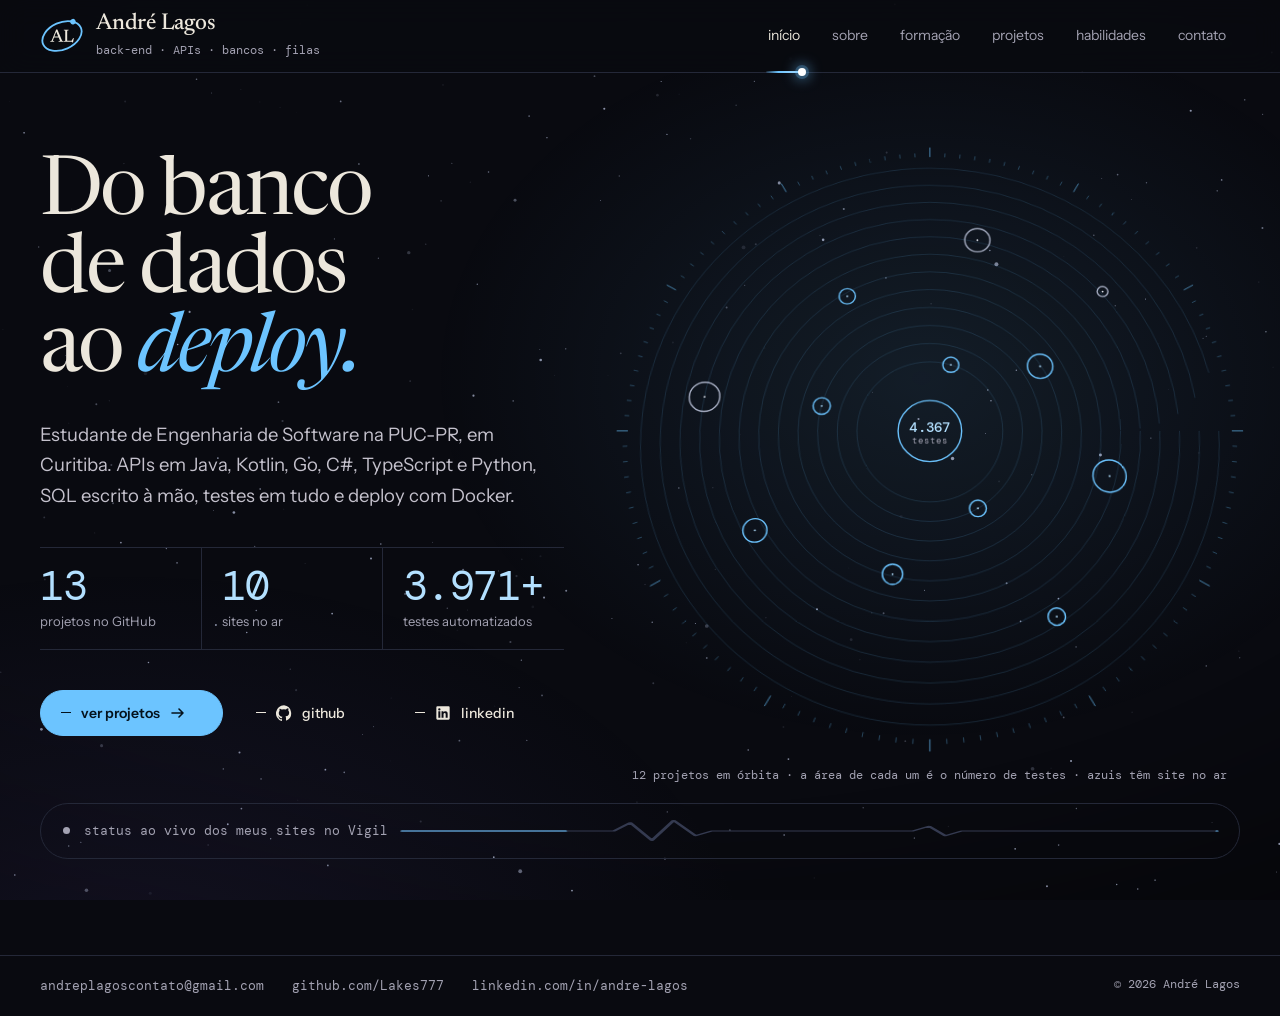
<file: index.html>
<!DOCTYPE html>
<html lang="pt-BR">
<head>
  <meta charset="UTF-8">
  <meta name="viewport" content="width=device-width, initial-scale=1.0">
  <title>André Lagos | Engenharia de Software</title>
  <meta name="description" content="Portfólio de André Lagos, estudante de Engenharia de Software na PUC-PR. Back-end com Java, Kotlin, Go, C#, TypeScript e Python: APIs, bancos de dados, testes e projetos no ar.">
  <meta name="theme-color" content="#090a10">

  <!-- Prévia do link no LinkedIn, WhatsApp e afins -->
  <meta property="og:type" content="website">
  <meta property="og:url" content="https://andrelagos.dev/">
  <meta property="og:title" content="André Lagos · Portfólio">
  <meta property="og:description" content="Do banco de dados ao deploy: meus projetos de back-end em Java, Kotlin, Go, C#, TypeScript e Python, com demonstrações para testar no navegador e o status de cada site ao vivo.">
  <meta property="og:image" content="https://andrelagos.dev/assets/destaques/portfolio.png">
  <meta property="og:image:width" content="1200">
  <meta property="og:image:height" content="627">
  <meta name="twitter:card" content="summary_large_image">

  <!-- Ícone da aba do navegador -->
  <link rel="icon" href="assets/marca/favicon-32.png" sizes="32x32" type="image/png">
  <link rel="icon" href="assets/marca/favicon.svg" type="image/svg+xml">
  <link rel="apple-touch-icon" href="assets/marca/apple-touch-icon.png">

  <!-- Fontes -->
  <link rel="preconnect" href="https://fonts.googleapis.com">
  <link rel="preconnect" href="https://fonts.gstatic.com" crossorigin>
  <link href="https://fonts.googleapis.com/css2?family=Instrument+Sans:wght@400;500;600;700&family=DM+Mono:wght@400;500&family=Newsreader:ital,opsz,wght@0,6..72,400;0,6..72,500;1,6..72,400;1,6..72,500&display=swap" rel="stylesheet">

  <link rel="stylesheet" href="css/style.css">
</head>
<body>
  <a class="pular" href="#conteudo">Pular para o conteúdo</a>

  <!-- Fundo: céu de estrelas que acendem perto do mouse e deixam um rastro de luz (desenhado pelo main.js) -->
  <canvas class="ceu" id="ceu" aria-hidden="true"></canvas>

  <!-- ===== BARRA DO TOPO: nome, papel e as abas (presa no alto em todas as abas) ===== -->
  <header class="topo">
    <div class="topo__dentro">
      <div class="marca">
        <img class="marca__logo" src="assets/marca/logo-sem-fundo.svg" alt="" width="44" height="44">
        <div class="marca__texto">
          <a class="nome" href="#inicio">André Lagos</a>
          <p class="papel mono">back-end · APIs · bancos · filas</p>
        </div>
      </div>

      <nav class="abas mono" aria-label="Seções">
        <a href="#inicio">início</a>
        <a href="#sobre">sobre</a>
        <a href="#formacao">formação</a>
        <a href="#projetos">projetos</a>
        <a href="#habilidades">habilidades</a>
        <a href="#contato">contato</a>
        <span class="abas__traco" aria-hidden="true"><i></i></span>
      </nav>
    </div>
  </header>

  <div class="layout">
    <main id="conteudo">
      <!-- ===== INÍCIO ===== -->
      <section id="inicio" class="inicio" aria-labelledby="t-inicio">
        <div class="inicio__texto">
          <h1 class="item" id="t-inicio" tabindex="-1">Do banco de dados<br> ao <em>deploy.</em></h1>
          <p class="lead item">Estudante de Engenharia de Software na PUC-PR, em Curitiba. APIs em Java, Kotlin, Go, C#, TypeScript e Python, SQL escrito à mão, testes em tudo e deploy com Docker.</p>
          <div class="numeros item">
            <div><b class="mono" data-contar="13">13</b><small>projetos no GitHub</small></div>
            <div><b class="mono" data-contar="10">10</b><small>sites no ar</small></div>
            <div><b class="mono" data-contar="4000" data-sufixo="+">4.000+</b><small>testes automatizados</small></div>
          </div>
          <div class="botoes item">
            <a class="botao botao--cheio" href="#projetos">ver projetos <svg class="botao__seta" viewBox="0 0 16 16" aria-hidden="true"><path d="M2 8h11M9 4l4 4-4 4"/></svg></a>
            <a class="botao" href="https://github.com/Lakes777" target="_blank" rel="noopener"><svg viewBox="0 0 24 24" aria-hidden="true"><path d="M12 .5a12 12 0 0 0-3.8 23.4c.6.1.8-.3.8-.6v-2c-3.3.7-4-1.6-4-1.6-.6-1.4-1.4-1.8-1.4-1.8-1-.7.1-.7.1-.7 1.2.1 1.8 1.2 1.8 1.2 1 1.8 2.8 1.3 3.5 1 0-.8.4-1.3.7-1.6-2.7-.3-5.5-1.3-5.5-6 0-1.2.5-2.3 1.3-3.1-.2-.4-.6-1.6 0-3.2 0 0 1-.3 3.3 1.2a11.5 11.5 0 0 1 6 0C17.3 4.7 18.3 5 18.3 5c.6 1.6.2 2.8.1 3.2.8.8 1.3 1.9 1.3 3.1 0 4.6-2.8 5.6-5.5 5.9.4.4.8 1.1.8 2.2v3.3c0 .3.2.7.8.6A12 12 0 0 0 12 .5Z"/></svg>github</a>
            <a class="botao" href="https://www.linkedin.com/in/andre-lagos" target="_blank" rel="noopener"><svg viewBox="0 0 24 24" aria-hidden="true"><path d="M20.4 2H3.6A1.6 1.6 0 0 0 2 3.6v16.8A1.6 1.6 0 0 0 3.6 22h16.8a1.6 1.6 0 0 0 1.6-1.6V3.6A1.6 1.6 0 0 0 20.4 2ZM8 19H5V9.5h3V19ZM6.5 8.2a1.7 1.7 0 1 1 0-3.5 1.7 1.7 0 0 1 0 3.5ZM19 19h-3v-4.6c0-1.1 0-2.5-1.5-2.5S12.8 13 12.8 14.3V19h-3V9.5h2.9v1.3a3.2 3.2 0 0 1 2.8-1.6c3 0 3.5 2 3.5 4.5V19Z"/></svg>linkedin</a>
          </div>
        </div>

        <!-- O planetário: cada corpo é um projeto, com a área proporcional aos testes dele. Os dados saem
             dos cards da aba Projetos (main.js); para o leitor de tela, a legenda resume e o desenho fica de fora -->
        <figure class="planetario item">
          <div class="planetario__ceu" aria-hidden="true">
            <svg class="planetario__svg" id="planetario" viewBox="-340 -340 680 680"></svg>
            <div class="planetario__dica mono" id="planetario-dica"></div>
          </div>
          <figcaption class="planetario__legenda mono">12 projetos em órbita · a área de cada um é o número de testes · azuis têm site no ar</figcaption>
        </figure>

        <!-- Faixa do Vigil: o resumo ao vivo vem da API (main.js); sem ela, fica o convite para a página de status -->
        <a class="vigil-faixa item mono" href="https://vigil.andrelagos.dev" target="_blank" rel="noopener">
          <span class="selo__ponto" aria-hidden="true"></span>
          <span id="vigil-resumo">status ao vivo dos meus sites no Vigil</span>
          <svg class="pulso" viewBox="0 0 300 44" preserveAspectRatio="none" aria-hidden="true">
            <path class="pulso__trilho" d="M0 22 H70 L78 22 L84 8 L92 38 L100 4 L108 30 L114 22 H180 L188 22 L194 14 L200 30 L206 22 H300"/>
            <path class="pulso__luz" pathLength="400" d="M0 22 H70 L78 22 L84 8 L92 38 L100 4 L108 30 L114 22 H180 L188 22 L194 14 L200 30 L206 22 H300"/>
          </svg>
        </a>
      </section>

      <!-- ===== SOBRE ===== -->
      <section id="sobre" aria-labelledby="t-sobre">
        <h2 class="item" id="t-sobre" tabindex="-1">Sobre mim</h2>
        <div class="texto item">
          <p>Sou de <strong>Curitiba, PR</strong> e curso <strong>Engenharia de Software</strong> na PUC-PR. Meu foco é <strong>back-end</strong>: APIs REST com Java e Kotlin (Spring Boot), Python (FastAPI), Go, C# (.NET) e TypeScript (NestJS), bancos PostgreSQL com SQL escrito à mão e testes automatizados em tudo: são mais de 4.000, rodando no GitHub Actions.</p>
          <p>Gosto de ver os projetos funcionando de verdade: eles estão <strong>no ar</strong> na Vercel, no Render e em VMs Linux da Oracle com Docker e HTTPS. Quando o projeto pede uma interface, faço o front-end com React e TypeScript.</p>
          <p>Fora do código, curto hardware: manutenção de computadores e protótipos de IoT com ESP32 e Arduino.</p>
          <p>Estou em busca de oportunidades em <strong>desenvolvimento</strong>, <strong>suporte técnico</strong> ou <strong>análise de dados</strong>, onde eu possa aplicar o que sei e continuar aprendendo.</p>
        </div>
        <ul class="cartoes item">
          <li class="cartao"><small class="mono">formação</small><p>Eng. de Software · PUC-PR</p></li>
          <li class="cartao"><small class="mono">back-end</small><p>Java, Kotlin, Go, C# e Python</p></li>
          <li class="cartao"><small class="mono">deploy</small><p>Docker, Linux e GitHub Actions</p></li>
          <li class="cartao"><small class="mono">idiomas</small><p>Inglês intermediário</p></li>
        </ul>
      </section>

      <!-- ===== FORMAÇÃO ===== -->
      <section id="formacao" aria-labelledby="t-formacao">
        <h2 class="item" id="t-formacao" tabindex="-1">Formação</h2>
        <ol class="linha-tempo item">
          <li>
            <span class="linha-tempo__quando mono">2025 – 2029</span>
            <h3>Bacharelado em Engenharia de Software</h3>
            <p>Pontifícia Universidade Católica do Paraná (PUC-PR)</p>
            <p>Desenvolvimento web, banco de dados, IoT e projetos em equipe.</p>
          </li>
          <li>
            <span class="linha-tempo__quando mono">concluído em 2024</span>
            <h3>Ensino Médio</h3>
            <p>Colégio Marista Paranaense</p>
          </li>
        </ol>
      </section>

      <!-- ===== PROJETOS ===== -->
      <!-- data-vigil: o nome do serviço no Vigil; o main.js põe o selo "no ar" ao vivo no topo do card.
           O título é o link do card inteiro (o ::after dele cobre o card); o ícone do GitHub e o selo ficam por cima -->
      <section id="projetos" aria-labelledby="t-projetos">
        <h2 class="item" id="t-projetos" tabindex="-1">Projetos</h2>
        <div class="projetos">
          <article class="projeto item" data-vigil="Vigil">
            <div class="projeto__topo"><h3><a class="projeto__link" href="https://vigil.andrelagos.dev" target="_blank" rel="noopener">Vigil <small>· monitor de status</small></a></h3></div>
            <p>API em Java com Spring Boot que verifica os meus sites a cada 5 minutos, calcula disponibilidade e quedas em SQL e avisa pelo Telegram, com resumo semanal. Spring Security, proteção contra SSRF e página pública de status.</p>
            <div class="projeto__meta mono">
              <span>Java</span><span>Spring Boot</span><span>PostgreSQL</span><span>Docker</span><span>198 testes</span>
              <a class="projeto__github" href="https://github.com/Lakes777/vigil" target="_blank" rel="noopener" aria-label="Código do Vigil no GitHub" title="Código no GitHub"><svg viewBox="0 0 24 24" aria-hidden="true"><path d="M12 .5a12 12 0 0 0-3.8 23.4c.6.1.8-.3.8-.6v-2c-3.3.7-4-1.6-4-1.6-.6-1.4-1.4-1.8-1.4-1.8-1-.7.1-.7.1-.7 1.2.1 1.8 1.2 1.8 1.2 1 1.8 2.8 1.3 3.5 1 0-.8.4-1.3.7-1.6-2.7-.3-5.5-1.3-5.5-6 0-1.2.5-2.3 1.3-3.1-.2-.4-.6-1.6 0-3.2 0 0 1-.3 3.3 1.2a11.5 11.5 0 0 1 6 0C17.3 4.7 18.3 5 18.3 5c.6 1.6.2 2.8.1 3.2.8.8 1.3 1.9 1.3 3.1 0 4.6-2.8 5.6-5.5 5.9.4.4.8 1.1.8 2.2v3.3c0 .3.2.7.8.6A12 12 0 0 0 12 .5Z"/></svg></a>
            </div>
          </article>

          <article class="projeto item" data-vigil="Pursuit (demo)">
            <div class="projeto__topo"><h3><a class="projeto__link" href="https://demo-pursuit.andrelagos.dev" target="_blank" rel="noopener" aria-label="Pursuit: abrir a demonstração (entre como visitante, com dados de exemplo)">Pursuit <small>· candidaturas a vagas</small></a></h3></div>
            <p>Meu primeiro projeto em Go: quadro por etapa, funil e tempo de resposta em SQL, lembretes pelo Telegram feitos por uma goroutine e um link do Beacon por vaga, que mostra se a empresa abriu o portfólio. Tem demonstração: entre como visitante.</p>
            <div class="projeto__meta mono">
              <span>Go</span><span>PostgreSQL</span><span>sqlc</span><span>Docker</span><span>206 testes</span>
              <a class="projeto__github" href="https://github.com/Lakes777/pursuit" target="_blank" rel="noopener" aria-label="Código do Pursuit no GitHub" title="Código no GitHub"><svg viewBox="0 0 24 24" aria-hidden="true"><path d="M12 .5a12 12 0 0 0-3.8 23.4c.6.1.8-.3.8-.6v-2c-3.3.7-4-1.6-4-1.6-.6-1.4-1.4-1.8-1.4-1.8-1-.7.1-.7.1-.7 1.2.1 1.8 1.2 1.8 1.2 1 1.8 2.8 1.3 3.5 1 0-.8.4-1.3.7-1.6-2.7-.3-5.5-1.3-5.5-6 0-1.2.5-2.3 1.3-3.1-.2-.4-.6-1.6 0-3.2 0 0 1-.3 3.3 1.2a11.5 11.5 0 0 1 6 0C17.3 4.7 18.3 5 18.3 5c.6 1.6.2 2.8.1 3.2.8.8 1.3 1.9 1.3 3.1 0 4.6-2.8 5.6-5.5 5.9.4.4.8 1.1.8 2.2v3.3c0 .3.2.7.8.6A12 12 0 0 0 12 .5Z"/></svg></a>
            </div>
          </article>

          <article class="projeto item" data-vigil="Beacon (demo)">
            <div class="projeto__topo"><h3><a class="projeto__link" href="https://demo-beacon.andrelagos.dev" target="_blank" rel="noopener" aria-label="Beacon: abrir a demonstração (entre como visitante, somente leitura)">Beacon <small>· links com estatísticas</small></a></h3></div>
            <p>Meu primeiro projeto em C# com .NET: encurtador de links com cache no Redis e cliques processados depois por uma fila no RabbitMQ, sem contar em dobro. Painel com gráficos e QR code, seis contêineres numa VM ARM da Oracle e demonstração somente leitura.</p>
            <div class="projeto__meta mono">
              <span>C#</span><span>.NET</span><span>Redis</span><span>RabbitMQ</span><span>226 testes</span>
              <a class="projeto__github" href="https://github.com/Lakes777/beacon" target="_blank" rel="noopener" aria-label="Código do Beacon no GitHub" title="Código no GitHub"><svg viewBox="0 0 24 24" aria-hidden="true"><path d="M12 .5a12 12 0 0 0-3.8 23.4c.6.1.8-.3.8-.6v-2c-3.3.7-4-1.6-4-1.6-.6-1.4-1.4-1.8-1.4-1.8-1-.7.1-.7.1-.7 1.2.1 1.8 1.2 1.8 1.2 1 1.8 2.8 1.3 3.5 1 0-.8.4-1.3.7-1.6-2.7-.3-5.5-1.3-5.5-6 0-1.2.5-2.3 1.3-3.1-.2-.4-.6-1.6 0-3.2 0 0 1-.3 3.3 1.2a11.5 11.5 0 0 1 6 0C17.3 4.7 18.3 5 18.3 5c.6 1.6.2 2.8.1 3.2.8.8 1.3 1.9 1.3 3.1 0 4.6-2.8 5.6-5.5 5.9.4.4.8 1.1.8 2.2v3.3c0 .3.2.7.8.6A12 12 0 0 0 12 .5Z"/></svg></a>
            </div>
          </article>

          <article class="projeto item" data-vigil="Cadence">
            <div class="projeto__topo"><h3><a class="projeto__link" href="https://cadence.andrelagos.dev" target="_blank" rel="noopener" aria-label="Cadence: abrir a demonstração (entre como cliente ou como dono, sem cadastro)">Cadence <small>· agenda de reservas</small></a></h3></div>
            <p>Meu primeiro projeto em NestJS: agenda de reservas em que dois clientes nunca ficam com o mesmo horário, garantido no Postgres e testado com 50 pedidos ao mesmo tempo. Lembretes no BullMQ, horários que somem ao vivo por WebSocket e demonstração sem cadastro.</p>
            <div class="projeto__meta mono">
              <span>TypeScript</span><span>NestJS</span><span>PostgreSQL</span><span>Redis</span><span>496 testes</span>
              <a class="projeto__github" href="https://github.com/Lakes777/cadence" target="_blank" rel="noopener" aria-label="Código do Cadence no GitHub" title="Código no GitHub"><svg viewBox="0 0 24 24" aria-hidden="true"><path d="M12 .5a12 12 0 0 0-3.8 23.4c.6.1.8-.3.8-.6v-2c-3.3.7-4-1.6-4-1.6-.6-1.4-1.4-1.8-1.4-1.8-1-.7.1-.7.1-.7 1.2.1 1.8 1.2 1.8 1.2 1 1.8 2.8 1.3 3.5 1 0-.8.4-1.3.7-1.6-2.7-.3-5.5-1.3-5.5-6 0-1.2.5-2.3 1.3-3.1-.2-.4-.6-1.6 0-3.2 0 0 1-.3 3.3 1.2a11.5 11.5 0 0 1 6 0C17.3 4.7 18.3 5 18.3 5c.6 1.6.2 2.8.1 3.2.8.8 1.3 1.9 1.3 3.1 0 4.6-2.8 5.6-5.5 5.9.4.4.8 1.1.8 2.2v3.3c0 .3.2.7.8.6A12 12 0 0 0 12 .5Z"/></svg></a>
            </div>
          </article>

          <article class="projeto item" data-vigil="Fiel">
            <div class="projeto__topo"><h3><a class="projeto__link" href="https://fiel.andrelagos.dev" target="_blank" rel="noopener" aria-label="Fiel: abrir a demonstração (entre como visitante, sem cadastro)">Fiel <small>· pagamentos</small></a></h3></div>
            <p>Meu primeiro projeto em Kotlin: carteiras, transferências por chave, cobranças com QR, estornos e webhooks assinados com HMAC, tudo num razão de partidas dobradas que o próprio Postgres obriga a fechar em zero. Conciliação toda noite com aviso no Telegram e demonstração ao vivo: entre como visitante.</p>
            <div class="projeto__meta mono">
              <span>Kotlin</span><span>Spring Boot</span><span>PostgreSQL</span><span>React</span><span>291 testes</span>
              <a class="projeto__github" href="https://github.com/Lakes777/fiel" target="_blank" rel="noopener" aria-label="Código do Fiel no GitHub" title="Código no GitHub"><svg viewBox="0 0 24 24" aria-hidden="true"><path d="M12 .5a12 12 0 0 0-3.8 23.4c.6.1.8-.3.8-.6v-2c-3.3.7-4-1.6-4-1.6-.6-1.4-1.4-1.8-1.4-1.8-1-.7.1-.7.1-.7 1.2.1 1.8 1.2 1.8 1.2 1 1.8 2.8 1.3 3.5 1 0-.8.4-1.3.7-1.6-2.7-.3-5.5-1.3-5.5-6 0-1.2.5-2.3 1.3-3.1-.2-.4-.6-1.6 0-3.2 0 0 1-.3 3.3 1.2a11.5 11.5 0 0 1 6 0C17.3 4.7 18.3 5 18.3 5c.6 1.6.2 2.8.1 3.2.8.8 1.3 1.9 1.3 3.1 0 4.6-2.8 5.6-5.5 5.9.4.4.8 1.1.8 2.2v3.3c0 .3.2.7.8.6A12 12 0 0 0 12 .5Z"/></svg></a>
            </div>
          </article>

          <article class="projeto item" data-vigil="Foil">
            <div class="projeto__topo"><h3><a class="projeto__link" href="https://foil.andrelagos.dev" target="_blank" rel="noopener" aria-label="Foil: abrir a loja (sem cadastro)">Foil <small>· eventos e saga</small></a></h3></div>
            <p>Loja de gemas de mentira para mostrar arquitetura de eventos em Java: três serviços que conversam por Kafka, uma saga que desfaz os passos quando algo falha e um lançamento em que 200 robôs disputam 10 gemas sem nunca vender a mais. O pagamento passa pelo Fiel, e há um painel público com métricas e o trace de cada compra.</p>
            <div class="projeto__meta mono">
              <span>Java</span><span>Spring Boot</span><span>Kafka</span><span>React</span><span>211 testes</span>
              <a class="projeto__github" href="https://github.com/Lakes777/foil" target="_blank" rel="noopener" aria-label="Código do Foil no GitHub" title="Código no GitHub"><svg viewBox="0 0 24 24" aria-hidden="true"><path d="M12 .5a12 12 0 0 0-3.8 23.4c.6.1.8-.3.8-.6v-2c-3.3.7-4-1.6-4-1.6-.6-1.4-1.4-1.8-1.4-1.8-1-.7.1-.7.1-.7 1.2.1 1.8 1.2 1.8 1.2 1 1.8 2.8 1.3 3.5 1 0-.8.4-1.3.7-1.6-2.7-.3-5.5-1.3-5.5-6 0-1.2.5-2.3 1.3-3.1-.2-.4-.6-1.6 0-3.2 0 0 1-.3 3.3 1.2a11.5 11.5 0 0 1 6 0C17.3 4.7 18.3 5 18.3 5c.6 1.6.2 2.8.1 3.2.8.8 1.3 1.9 1.3 3.1 0 4.6-2.8 5.6-5.5 5.9.4.4.8 1.1.8 2.2v3.3c0 .3.2.7.8.6A12 12 0 0 0 12 .5Z"/></svg></a>
            </div>
          </article>

          <article class="projeto item" data-vigil="Coursebook">
            <div class="projeto__topo"><h3><a class="projeto__link" href="https://coursebookalp.vercel.app" target="_blank" rel="noopener">Coursebook <small>· painel de estudos</small></a></h3></div>
            <p>Painel da faculdade: notas por RA, faltas, agenda e a nota que falta para passar pela regra da PUC-PR. Funciona offline e sincroniza entre aparelhos com conta; acessível por teclado e leitor de tela.</p>
            <div class="projeto__meta mono">
              <span>React</span><span>TypeScript</span><span>PostgreSQL</span><span>806 testes</span>
              <a class="projeto__github" href="https://github.com/Lakes777/coursebook" target="_blank" rel="noopener" aria-label="Código do Coursebook no GitHub" title="Código no GitHub"><svg viewBox="0 0 24 24" aria-hidden="true"><path d="M12 .5a12 12 0 0 0-3.8 23.4c.6.1.8-.3.8-.6v-2c-3.3.7-4-1.6-4-1.6-.6-1.4-1.4-1.8-1.4-1.8-1-.7.1-.7.1-.7 1.2.1 1.8 1.2 1.8 1.2 1 1.8 2.8 1.3 3.5 1 0-.8.4-1.3.7-1.6-2.7-.3-5.5-1.3-5.5-6 0-1.2.5-2.3 1.3-3.1-.2-.4-.6-1.6 0-3.2 0 0 1-.3 3.3 1.2a11.5 11.5 0 0 1 6 0C17.3 4.7 18.3 5 18.3 5c.6 1.6.2 2.8.1 3.2.8.8 1.3 1.9 1.3 3.1 0 4.6-2.8 5.6-5.5 5.9.4.4.8 1.1.8 2.2v3.3c0 .3.2.7.8.6A12 12 0 0 0 12 .5Z"/></svg></a>
            </div>
          </article>

          <article class="projeto item" data-vigil="Spendwise">
            <div class="projeto__topo"><h3><a class="projeto__link" href="https://spendwisealp.vercel.app" target="_blank" rel="noopener">Spendwise <small>· controle de gastos</small></a></h3></div>
            <p>Importa extratos do Nubank e OFX de qualquer banco sem duplicar, lembra a categoria de cada loja e alerta o orçamento. Versão de terminal e web em FastAPI com login seguro e demo isolada por visitante.</p>
            <div class="projeto__meta mono">
              <span>Python</span><span>FastAPI</span><span>PostgreSQL</span><span>412 testes</span>
              <a class="projeto__github" href="https://github.com/Lakes777/spendwise" target="_blank" rel="noopener" aria-label="Código do Spendwise no GitHub" title="Código no GitHub"><svg viewBox="0 0 24 24" aria-hidden="true"><path d="M12 .5a12 12 0 0 0-3.8 23.4c.6.1.8-.3.8-.6v-2c-3.3.7-4-1.6-4-1.6-.6-1.4-1.4-1.8-1.4-1.8-1-.7.1-.7.1-.7 1.2.1 1.8 1.2 1.8 1.2 1 1.8 2.8 1.3 3.5 1 0-.8.4-1.3.7-1.6-2.7-.3-5.5-1.3-5.5-6 0-1.2.5-2.3 1.3-3.1-.2-.4-.6-1.6 0-3.2 0 0 1-.3 3.3 1.2a11.5 11.5 0 0 1 6 0C17.3 4.7 18.3 5 18.3 5c.6 1.6.2 2.8.1 3.2.8.8 1.3 1.9 1.3 3.1 0 4.6-2.8 5.6-5.5 5.9.4.4.8 1.1.8 2.2v3.3c0 .3.2.7.8.6A12 12 0 0 0 12 .5Z"/></svg></a>
            </div>
          </article>

          <article class="projeto item">
            <div class="projeto__topo"><h3><a class="projeto__link" href="https://github.com/Lakes777/encore" target="_blank" rel="noopener" aria-label="Encore: código no GitHub">Encore <small>· karaokê com IA</small></a></h3></div>
            <p>Busca no YouTube, separa voz e instrumental com modelos de IA, detecta o tom e sincroniza a letra. Processa em pedaços para caber em 4 GB de RAM, com fila em segundo plano.</p>
            <div class="projeto__meta mono">
              <span>Python</span><span>PyTorch</span><span>React</span><span>513 testes</span>
              <a class="projeto__github" href="https://github.com/Lakes777/encore" target="_blank" rel="noopener" aria-label="Código do Encore no GitHub" title="Código no GitHub"><svg viewBox="0 0 24 24" aria-hidden="true"><path d="M12 .5a12 12 0 0 0-3.8 23.4c.6.1.8-.3.8-.6v-2c-3.3.7-4-1.6-4-1.6-.6-1.4-1.4-1.8-1.4-1.8-1-.7.1-.7.1-.7 1.2.1 1.8 1.2 1.8 1.2 1 1.8 2.8 1.3 3.5 1 0-.8.4-1.3.7-1.6-2.7-.3-5.5-1.3-5.5-6 0-1.2.5-2.3 1.3-3.1-.2-.4-.6-1.6 0-3.2 0 0 1-.3 3.3 1.2a11.5 11.5 0 0 1 6 0C17.3 4.7 18.3 5 18.3 5c.6 1.6.2 2.8.1 3.2.8.8 1.3 1.9 1.3 3.1 0 4.6-2.8 5.6-5.5 5.9.4.4.8 1.1.8 2.2v3.3c0 .3.2.7.8.6A12 12 0 0 0 12 .5Z"/></svg></a>
            </div>
          </article>

          <article class="projeto item" data-vigil="Hanami">
            <div class="projeto__topo"><h3><a class="projeto__link" href="https://lista-animes-b8ql.onrender.com" target="_blank" rel="noopener" aria-describedby="aviso-hanami">Hanami <small>· lista de animes</small></a></h3></div>
            <p>API REST que junta as temporadas de cada franquia, com comentários por episódio, e continua funcionando quando a API externa cai.</p>
            <p class="projeto__aviso mono" id="aviso-hanami">o servidor gratuito pode levar ~1 min para acordar</p>
            <div class="projeto__meta mono">
              <span>Python</span><span>FastAPI</span><span>SQLite</span><span>209 testes</span>
              <a class="projeto__github" href="https://github.com/Lakes777/hanami" target="_blank" rel="noopener" aria-label="Código do Hanami no GitHub" title="Código no GitHub"><svg viewBox="0 0 24 24" aria-hidden="true"><path d="M12 .5a12 12 0 0 0-3.8 23.4c.6.1.8-.3.8-.6v-2c-3.3.7-4-1.6-4-1.6-.6-1.4-1.4-1.8-1.4-1.8-1-.7.1-.7.1-.7 1.2.1 1.8 1.2 1.8 1.2 1 1.8 2.8 1.3 3.5 1 0-.8.4-1.3.7-1.6-2.7-.3-5.5-1.3-5.5-6 0-1.2.5-2.3 1.3-3.1-.2-.4-.6-1.6 0-3.2 0 0 1-.3 3.3 1.2a11.5 11.5 0 0 1 6 0C17.3 4.7 18.3 5 18.3 5c.6 1.6.2 2.8.1 3.2.8.8 1.3 1.9 1.3 3.1 0 4.6-2.8 5.6-5.5 5.9.4.4.8 1.1.8 2.2v3.3c0 .3.2.7.8.6A12 12 0 0 0 12 .5Z"/></svg></a>
            </div>
          </article>

          <article class="projeto item">
            <div class="projeto__topo"><h3><a class="projeto__link" href="https://github.com/Lakes777/sidekick" target="_blank" rel="noopener" aria-label="Sidekick: código no GitHub">Sidekick <small>· bot do Telegram</small></a></h3></div>
            <p>Cotações com alertas de preço, clima, lembretes e listas, rodando 24 horas numa VM Linux da Oracle como serviço do systemd.</p>
            <div class="projeto__meta mono">
              <span>Python</span><span>SQLite</span><span>Linux</span><span>708 testes</span>
              <a class="projeto__github" href="https://github.com/Lakes777/sidekick" target="_blank" rel="noopener" aria-label="Código do Sidekick no GitHub" title="Código no GitHub"><svg viewBox="0 0 24 24" aria-hidden="true"><path d="M12 .5a12 12 0 0 0-3.8 23.4c.6.1.8-.3.8-.6v-2c-3.3.7-4-1.6-4-1.6-.6-1.4-1.4-1.8-1.4-1.8-1-.7.1-.7.1-.7 1.2.1 1.8 1.2 1.8 1.2 1 1.8 2.8 1.3 3.5 1 0-.8.4-1.3.7-1.6-2.7-.3-5.5-1.3-5.5-6 0-1.2.5-2.3 1.3-3.1-.2-.4-.6-1.6 0-3.2 0 0 1-.3 3.3 1.2a11.5 11.5 0 0 1 6 0C17.3 4.7 18.3 5 18.3 5c.6 1.6.2 2.8.1 3.2.8.8 1.3 1.9 1.3 3.1 0 4.6-2.8 5.6-5.5 5.9.4.4.8 1.1.8 2.2v3.3c0 .3.2.7.8.6A12 12 0 0 0 12 .5Z"/></svg></a>
            </div>
          </article>

          <article class="projeto item">
            <div class="projeto__topo"><h3><a class="projeto__link" href="https://github.com/Lakes777/tidy" target="_blank" rel="noopener" aria-label="Tidy: código no GitHub">Tidy <small>· organizador de arquivos</small></a></h3></div>
            <p>Organiza pastas por tipo ou data, acha duplicados por SHA-256 e desfaz mudanças, sem nunca sobrescrever arquivos.</p>
            <div class="projeto__meta mono">
              <span>Python</span><span>91 testes</span>
              <a class="projeto__github" href="https://github.com/Lakes777/tidy" target="_blank" rel="noopener" aria-label="Código do Tidy no GitHub" title="Código no GitHub"><svg viewBox="0 0 24 24" aria-hidden="true"><path d="M12 .5a12 12 0 0 0-3.8 23.4c.6.1.8-.3.8-.6v-2c-3.3.7-4-1.6-4-1.6-.6-1.4-1.4-1.8-1.4-1.8-1-.7.1-.7.1-.7 1.2.1 1.8 1.2 1.8 1.2 1 1.8 2.8 1.3 3.5 1 0-.8.4-1.3.7-1.6-2.7-.3-5.5-1.3-5.5-6 0-1.2.5-2.3 1.3-3.1-.2-.4-.6-1.6 0-3.2 0 0 1-.3 3.3 1.2a11.5 11.5 0 0 1 6 0C17.3 4.7 18.3 5 18.3 5c.6 1.6.2 2.8.1 3.2.8.8 1.3 1.9 1.3 3.1 0 4.6-2.8 5.6-5.5 5.9.4.4.8 1.1.8 2.2v3.3c0 .3.2.7.8.6A12 12 0 0 0 12 .5Z"/></svg></a>
            </div>
          </article>

          <article class="projeto item" data-vigil="Portfólio">
            <div class="projeto__topo"><h3><a class="projeto__link" href="https://github.com/Lakes777/Lakes777.github.io" target="_blank" rel="noopener" aria-label="Este portfólio: código no GitHub">Este portfólio</a></h3></div>
            <p>HTML, CSS e JavaScript puros, sem frameworks: abas por endereço, céu e planetário animados em canvas e SVG e o selo ao vivo do Vigil em cada projeto.</p>
            <div class="projeto__meta mono">
              <span>HTML</span><span>CSS</span><span>JavaScript</span>
              <a class="projeto__github" href="https://github.com/Lakes777/Lakes777.github.io" target="_blank" rel="noopener" aria-label="Código do portfólio no GitHub" title="Código no GitHub"><svg viewBox="0 0 24 24" aria-hidden="true"><path d="M12 .5a12 12 0 0 0-3.8 23.4c.6.1.8-.3.8-.6v-2c-3.3.7-4-1.6-4-1.6-.6-1.4-1.4-1.8-1.4-1.8-1-.7.1-.7.1-.7 1.2.1 1.8 1.2 1.8 1.2 1 1.8 2.8 1.3 3.5 1 0-.8.4-1.3.7-1.6-2.7-.3-5.5-1.3-5.5-6 0-1.2.5-2.3 1.3-3.1-.2-.4-.6-1.6 0-3.2 0 0 1-.3 3.3 1.2a11.5 11.5 0 0 1 6 0C17.3 4.7 18.3 5 18.3 5c.6 1.6.2 2.8.1 3.2.8.8 1.3 1.9 1.3 3.1 0 4.6-2.8 5.6-5.5 5.9.4.4.8 1.1.8 2.2v3.3c0 .3.2.7.8.6A12 12 0 0 0 12 .5Z"/></svg></a>
            </div>
          </article>
        </div>
      </section>

      <!-- ===== HABILIDADES ===== -->
      <section id="habilidades" aria-labelledby="t-habilidades">
        <h2 class="item" id="t-habilidades" tabindex="-1">Habilidades</h2>
        <p class="lead item">Cada uma com onde eu usei; os projetos estão todos na aba <a href="#projetos">projetos</a>.</p>
        <div class="habs item">
          <div class="hab">
            <h3 class="hab__titulo mono">back-end</h3>
            <ul>
              <li><span class="hab__nome">Java</span><span class="so-leitor">, usado em </span><span class="hab__onde mono">Vigil · Foil</span></li>
              <li><span class="hab__nome">Kotlin</span><span class="so-leitor">, usado em </span><span class="hab__onde mono">Fiel</span></li>
              <li><span class="hab__nome">Spring Boot</span><span class="so-leitor">, usado em </span><span class="hab__onde mono">Vigil · Fiel · Foil</span></li>
              <li><span class="hab__nome">Go</span><span class="so-leitor">, usado em </span><span class="hab__onde mono">Pursuit</span></li>
              <li><span class="hab__nome">C# / .NET</span><span class="so-leitor">, usado em </span><span class="hab__onde mono">Beacon</span></li>
              <li><span class="hab__nome">Node.js / NestJS</span><span class="so-leitor">, usado em </span><span class="hab__onde mono">Cadence</span></li>
              <li><span class="hab__nome">Python</span><span class="so-leitor">, usado em </span><span class="hab__onde mono">Spendwise · Hanami · Encore · Sidekick · Tidy</span></li>
              <li><span class="hab__nome">FastAPI</span><span class="so-leitor">, usado em </span><span class="hab__onde mono">Spendwise · Hanami · Encore</span></li>
            </ul>
          </div>
          <div class="hab">
            <h3 class="hab__titulo mono">dados</h3>
            <ul>
              <li><span class="hab__nome">PostgreSQL</span><span class="so-leitor">, usado em </span><span class="hab__onde mono">Vigil · Pursuit · Beacon · Cadence · Fiel · Foil · Spendwise · Coursebook</span></li>
              <li><span class="hab__nome">Redis</span><span class="so-leitor">, usado em </span><span class="hab__onde mono">Beacon (cache) · Cadence (fila)</span></li>
              <li><span class="hab__nome">RabbitMQ</span><span class="so-leitor">, usado em </span><span class="hab__onde mono">Beacon (fila)</span></li>
              <li><span class="hab__nome">Kafka (Redpanda)</span><span class="so-leitor">, usado em </span><span class="hab__onde mono">Foil (eventos)</span></li>
              <li><span class="hab__nome">SQLite</span><span class="so-leitor">, usado em </span><span class="hab__onde mono">Hanami · Sidekick · Spendwise</span></li>
              <li><span class="hab__nome">MySQL</span><span class="so-leitor">, usado em </span><span class="hab__onde mono">faculdade</span></li>
            </ul>
          </div>
          <div class="hab">
            <h3 class="hab__titulo mono">front-end</h3>
            <ul>
              <li><span class="hab__nome">TypeScript</span><span class="so-leitor">, usado em </span><span class="hab__onde mono">Cadence · Fiel · Foil · Coursebook · Encore</span></li>
              <li><span class="hab__nome">React</span><span class="so-leitor">, usado em </span><span class="hab__onde mono">Cadence · Fiel · Foil · Coursebook · Encore</span></li>
              <li><span class="hab__nome">JavaScript</span><span class="so-leitor">, usado em </span><span class="hab__onde mono">Vigil · Pursuit · Beacon · Spendwise · Hanami · este site</span></li>
              <li><span class="hab__nome">HTML e CSS</span><span class="so-leitor">, usado em </span><span class="hab__onde mono">todos os projetos com interface</span></li>
            </ul>
          </div>
          <div class="hab">
            <h3 class="hab__titulo mono">deploy</h3>
            <ul>
              <li><span class="hab__nome">Docker</span><span class="so-leitor">, usado em </span><span class="hab__onde mono">Vigil · Pursuit · Beacon · Cadence · Fiel · Foil</span></li>
              <li><span class="hab__nome">Linux</span><span class="so-leitor">, usado em </span><span class="hab__onde mono">VMs da Oracle, systemd</span></li>
              <li><span class="hab__nome">GitHub Actions</span><span class="so-leitor">, usado em </span><span class="hab__onde mono">testes e CI nos 12 projetos de código</span></li>
              <li><span class="hab__nome">Oracle Cloud</span><span class="so-leitor">, usado em </span><span class="hab__onde mono">Vigil · Pursuit · Beacon · Cadence · Fiel · Foil · Sidekick</span></li>
              <li><span class="hab__nome">Vercel</span><span class="so-leitor">, usado em </span><span class="hab__onde mono">Coursebook · Spendwise</span></li>
            </ul>
          </div>
        </div>
        <p class="habs__tambem item mono">também: ESP32 e Arduino (protótipos de IoT) · manutenção de computadores · inglês intermediário</p>
      </section>

      <!-- ===== CONTATO ===== -->
      <section id="contato" aria-labelledby="t-contato">
        <h2 class="item" id="t-contato" tabindex="-1">Vamos conversar?</h2>
        <p class="lead item">Respondo rápido por e-mail. Também estou no GitHub e no LinkedIn.</p>
        <p class="item"><a class="email" href="mailto:andreplagoscontato@gmail.com">andreplagoscontato@gmail.com</a></p>
        <div class="botoes item">
          <button class="botao botao--cheio" type="button" id="copiar-email" data-email="andreplagoscontato@gmail.com">copiar e-mail</button>
          <a class="botao" href="https://github.com/Lakes777" target="_blank" rel="noopener"><svg viewBox="0 0 24 24" aria-hidden="true"><path d="M12 .5a12 12 0 0 0-3.8 23.4c.6.1.8-.3.8-.6v-2c-3.3.7-4-1.6-4-1.6-.6-1.4-1.4-1.8-1.4-1.8-1-.7.1-.7.1-.7 1.2.1 1.8 1.2 1.8 1.2 1 1.8 2.8 1.3 3.5 1 0-.8.4-1.3.7-1.6-2.7-.3-5.5-1.3-5.5-6 0-1.2.5-2.3 1.3-3.1-.2-.4-.6-1.6 0-3.2 0 0 1-.3 3.3 1.2a11.5 11.5 0 0 1 6 0C17.3 4.7 18.3 5 18.3 5c.6 1.6.2 2.8.1 3.2.8.8 1.3 1.9 1.3 3.1 0 4.6-2.8 5.6-5.5 5.9.4.4.8 1.1.8 2.2v3.3c0 .3.2.7.8.6A12 12 0 0 0 12 .5Z"/></svg>github</a>
          <a class="botao" href="https://www.linkedin.com/in/andre-lagos" target="_blank" rel="noopener"><svg viewBox="0 0 24 24" aria-hidden="true"><path d="M20.4 2H3.6A1.6 1.6 0 0 0 2 3.6v16.8A1.6 1.6 0 0 0 3.6 22h16.8a1.6 1.6 0 0 0 1.6-1.6V3.6A1.6 1.6 0 0 0 20.4 2ZM8 19H5V9.5h3V19ZM6.5 8.2a1.7 1.7 0 1 1 0-3.5 1.7 1.7 0 0 1 0 3.5ZM19 19h-3v-4.6c0-1.1 0-2.5-1.5-2.5S12.8 13 12.8 14.3V19h-3V9.5h2.9v1.3a3.2 3.2 0 0 1 2.8-1.6c3 0 3.5 2 3.5 4.5V19Z"/></svg>linkedin</a>
        </div>
        <p class="copiado mono" id="copiado" aria-live="polite"></p>
      </section>
    </main>
  </div>

  <!-- ===== RODAPÉ: os contatos que antes ficavam na coluna da esquerda ===== -->
  <footer class="rodape mono">
    <div class="rodape__dentro">
      <a href="mailto:andreplagoscontato@gmail.com">andreplagoscontato@gmail.com</a>
      <a href="https://github.com/Lakes777" target="_blank" rel="noopener">github.com/Lakes777</a>
      <a href="https://www.linkedin.com/in/andre-lagos" target="_blank" rel="noopener">linkedin.com/in/andre-lagos</a>
      <small>© <span id="ano">2026</span> André Lagos</small>
    </div>
  </footer>

  <script src="js/main.js"></script>
</body>
</html>
</file>
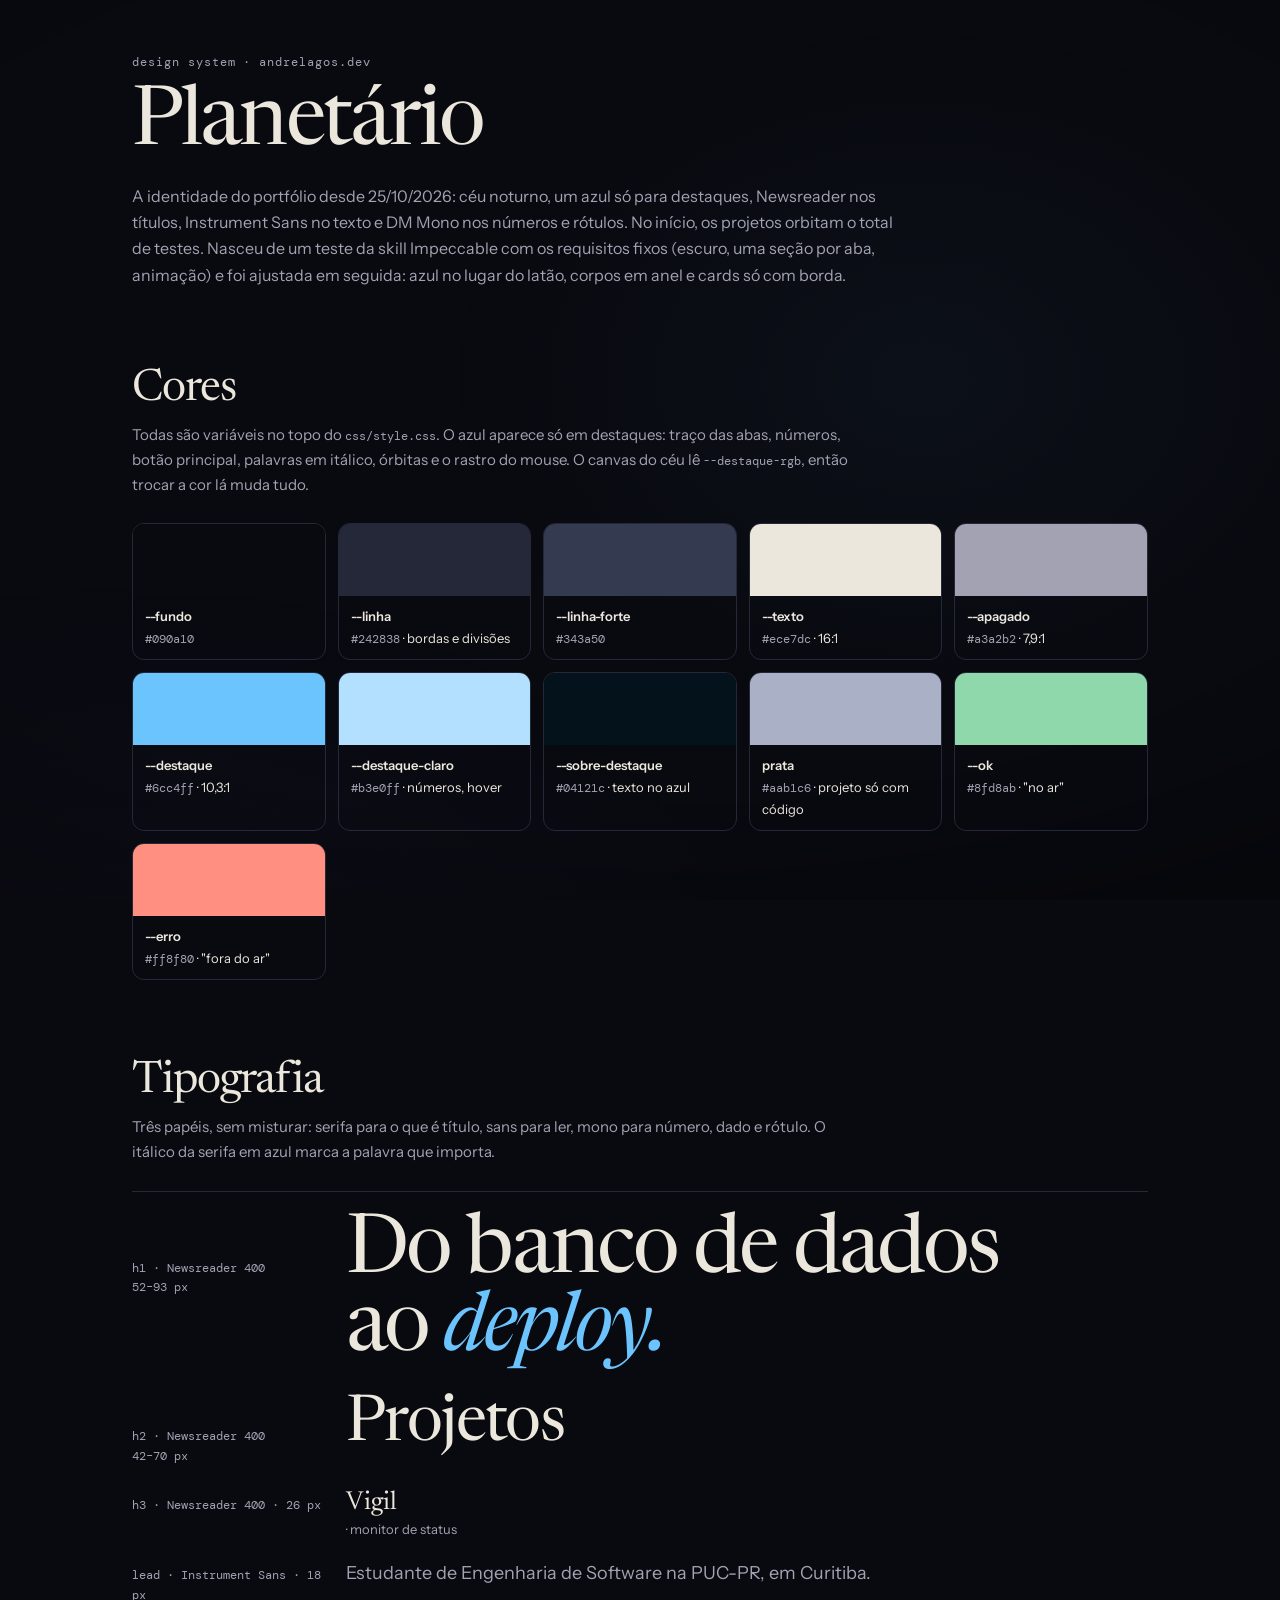
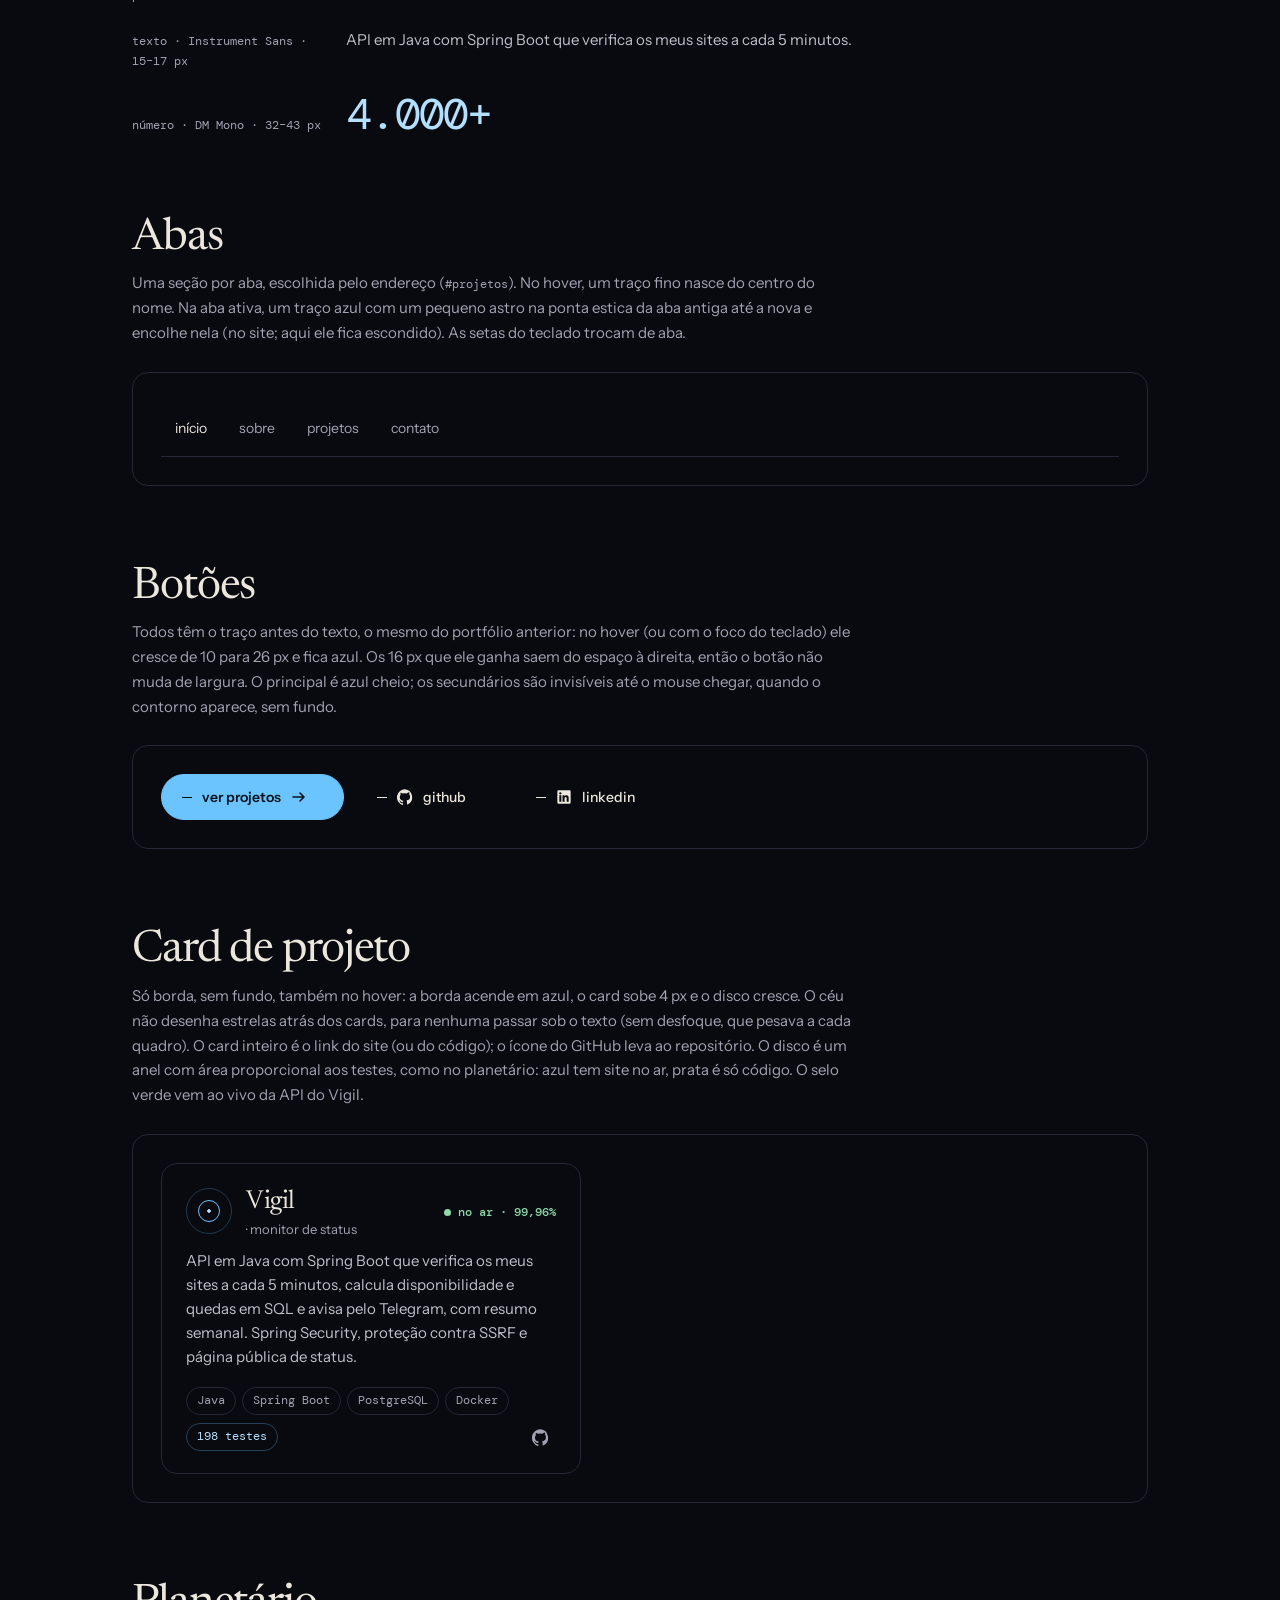
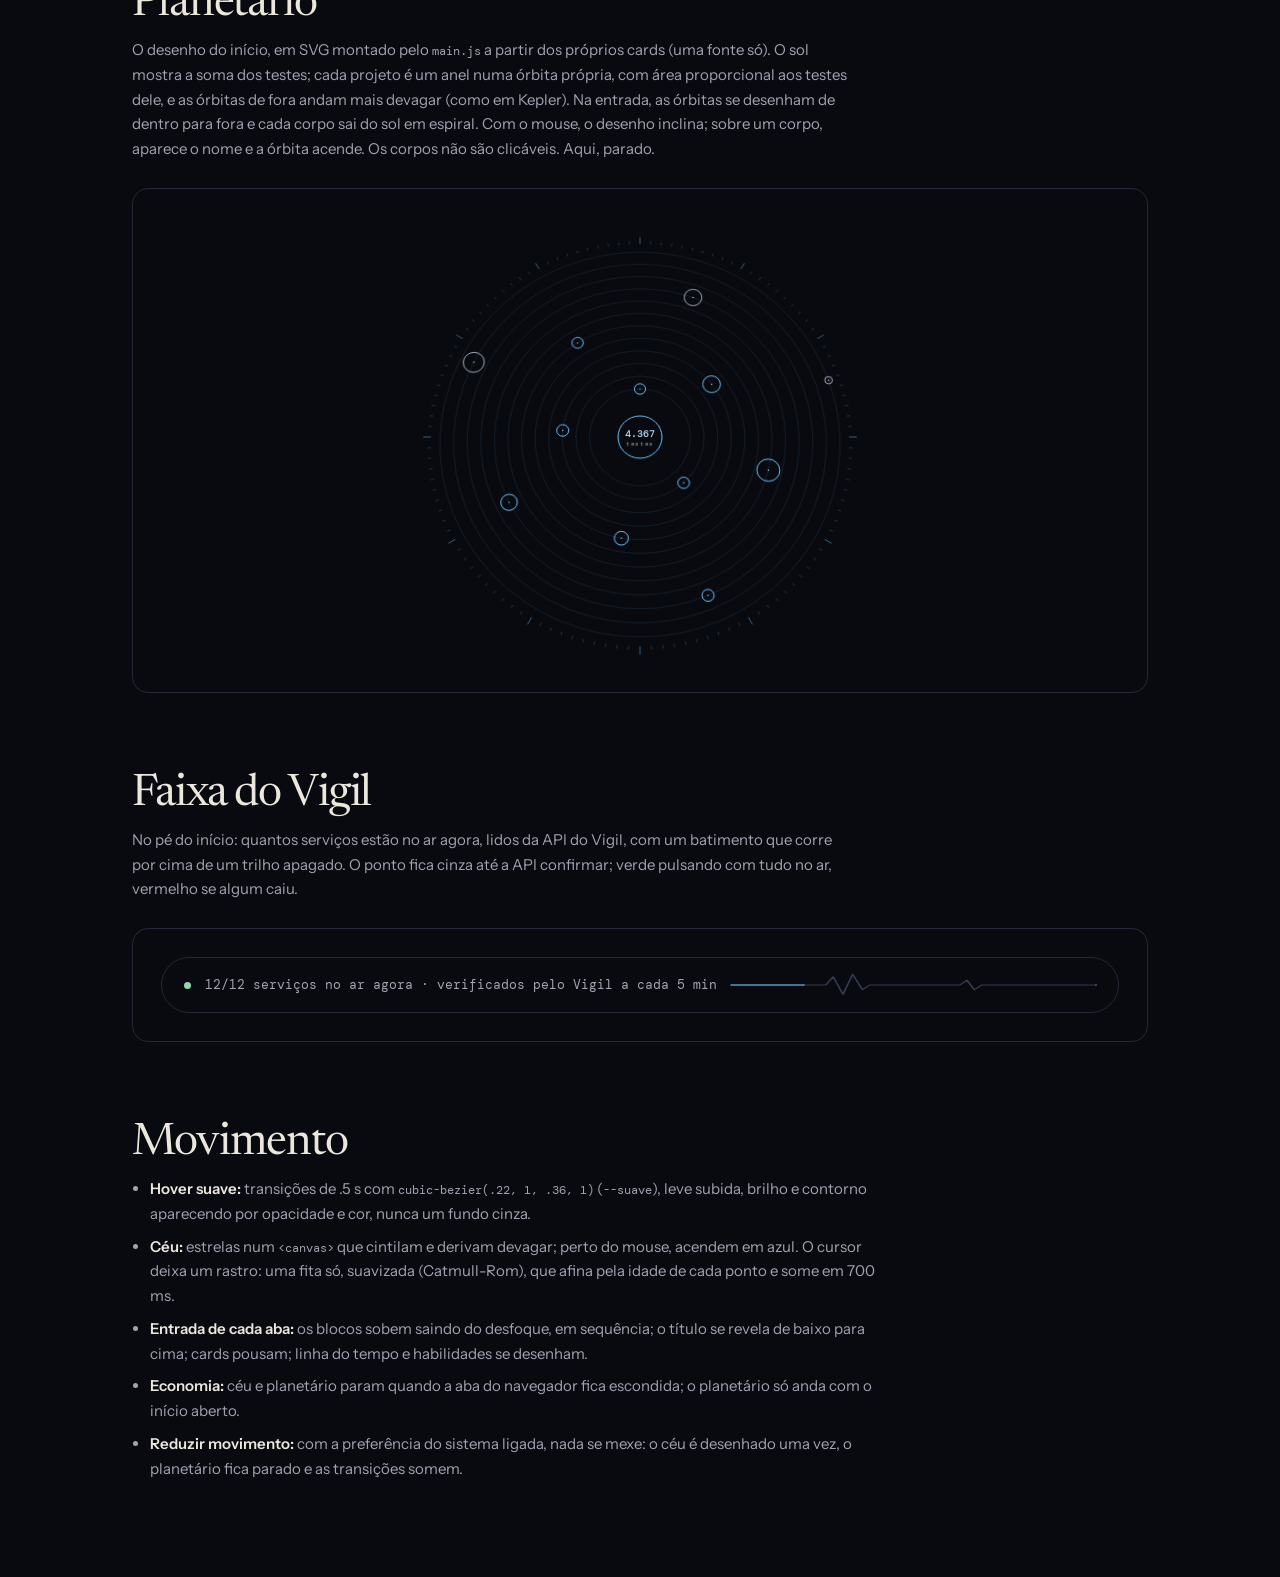
<file: docs/design-system.html>
<!doctype html>
<html lang="pt-BR">
<head>
<meta charset="utf-8">
<meta name="viewport" content="width=device-width, initial-scale=1">
<title>Design system · Portfólio</title>
<meta name="robots" content="noindex">
<link rel="preconnect" href="https://fonts.googleapis.com">
<link rel="preconnect" href="https://fonts.gstatic.com" crossorigin>
<link href="https://fonts.googleapis.com/css2?family=Instrument+Sans:wght@400;500;600;700&family=DM+Mono:wght@400;500&family=Newsreader:ital,opsz,wght@0,6..72,400;0,6..72,500;1,6..72,400;1,6..72,500&display=swap" rel="stylesheet">
<!-- As peças abaixo usam o CSS real do site: mudou lá, muda aqui -->
<link rel="stylesheet" href="../css/style.css">
<style>
  /* Só a moldura desta página (prefixo ds-); os componentes vêm do css/style.css */
  .ds { position: relative; z-index: 1; max-width: 1080px; margin: 0 auto; padding: 56px 32px 96px }
  .ds-rotulo { font: 400 12px/1 var(--mono); color: var(--apagado); letter-spacing: .08em; margin: 0 0 18px }
  .ds h1 { margin: 0 0 18px }
  .ds-intro { color: var(--apagado); max-width: 70ch; margin: 0 }
  .ds-bloco { margin-top: 80px }
  .ds-bloco > h2 { font-size: clamp(2rem, 4vw, 2.8rem); margin: 0 0 10px }
  .ds-bloco > p { color: var(--apagado); max-width: 72ch; margin: 0 0 26px; font-size: 15px }
  .ds-grade { display: grid; grid-template-columns: repeat(auto-fill, minmax(190px, 1fr)); gap: 12px }
  .ds-cor { border: 1px solid var(--linha); border-radius: 12px; overflow: hidden; font-size: 13px }
  .ds-cor span { display: block; height: 72px }
  .ds-cor div { padding: 10px 12px }
  .ds-cor b { display: block; font-weight: 600 }
  .ds code { font-family: var(--mono); font-size: 12px; color: var(--apagado) }
  .ds-tipo { display: grid; grid-template-columns: 190px 1fr; gap: 22px 24px; align-items: baseline; border-top: 1px solid var(--linha); padding-top: 22px }
  .ds-palco { border: 1px solid var(--linha); border-radius: 16px; padding: 28px; display: grid; gap: 22px }
  .ds-linha { display: flex; flex-wrap: wrap; gap: 16px; align-items: center }
  .ds-lista { margin: 0; padding-left: 18px; list-style: disc; color: var(--apagado); font-size: 15px; display: grid; gap: 8px; max-width: 76ch }
  .ds-lista strong { color: var(--texto); font-weight: 600 }
  .ds .abas { align-self: auto; height: 56px; border-bottom: 1px solid var(--linha) }
  .ds .abas__traco { display: none }
  .ds .projeto { max-width: 420px }
  .ds-planetario { width: min(100%, 440px); aspect-ratio: 1; perspective: 1400px }
  .ds-planetario .planetario__svg { transform: rotateX(16deg) }
  @media (max-width: 700px) { .ds-tipo { grid-template-columns: 1fr; gap: 4px 0 } .ds { padding: 40px 16px 72px } }
</style>
</head>
<body>
<div class="ds">
  <p class="ds-rotulo">design system · andrelagos.dev</p>
  <h1>Planetário</h1>
  <p class="ds-intro">A identidade do portfólio desde 25/10/2026: céu noturno, um azul só para destaques, Newsreader nos títulos, Instrument Sans no texto e DM Mono nos números e rótulos. No início, os projetos orbitam o total de testes. Nasceu de um teste da skill Impeccable com os requisitos fixos (escuro, uma seção por aba, animação) e foi ajustada em seguida: azul no lugar do latão, corpos em anel e cards só com borda.</p>

  <!-- ===== CORES ===== -->
  <section class="ds-bloco">
    <h2>Cores</h2>
    <p>Todas são variáveis no topo do <code>css/style.css</code>. O azul aparece só em destaques: traço das abas, números, botão principal, palavras em itálico, órbitas e o rastro do mouse. O canvas do céu lê <code>--destaque-rgb</code>, então trocar a cor lá muda tudo.</p>
    <div class="ds-grade">
      <div class="ds-cor"><span style="background:#090a10"></span><div><b>--fundo</b><code>#090a10</code></div></div>
      <div class="ds-cor"><span style="background:#242838"></span><div><b>--linha</b><code>#242838</code> · bordas e divisões</div></div>
      <div class="ds-cor"><span style="background:#343a50"></span><div><b>--linha-forte</b><code>#343a50</code></div></div>
      <div class="ds-cor"><span style="background:#ece7dc"></span><div><b>--texto</b><code>#ece7dc</code> · 16:1</div></div>
      <div class="ds-cor"><span style="background:#a3a2b2"></span><div><b>--apagado</b><code>#a3a2b2</code> · 7,9:1</div></div>
      <div class="ds-cor"><span style="background:#6cc4ff"></span><div><b>--destaque</b><code>#6cc4ff</code> · 10,3:1</div></div>
      <div class="ds-cor"><span style="background:#b3e0ff"></span><div><b>--destaque-claro</b><code>#b3e0ff</code> · números, hover</div></div>
      <div class="ds-cor"><span style="background:#04121c"></span><div><b>--sobre-destaque</b><code>#04121c</code> · texto no azul</div></div>
      <div class="ds-cor"><span style="background:#aab1c6"></span><div><b>prata</b><code>#aab1c6</code> · projeto só com código</div></div>
      <div class="ds-cor"><span style="background:#8fd8ab"></span><div><b>--ok</b><code>#8fd8ab</code> · "no ar"</div></div>
      <div class="ds-cor"><span style="background:#ff8f80"></span><div><b>--erro</b><code>#ff8f80</code> · "fora do ar"</div></div>
    </div>
  </section>

  <!-- ===== TIPOGRAFIA ===== -->
  <section class="ds-bloco">
    <h2>Tipografia</h2>
    <p>Três papéis, sem misturar: serifa para o que é título, sans para ler, mono para número, dado e rótulo. O itálico da serifa em azul marca a palavra que importa.</p>
    <div class="ds-tipo">
      <code>h1 · Newsreader 400<br>52–93 px</code>
      <h1 style="margin:0">Do banco de dados<br> ao <em>deploy.</em></h1>
      <code>h2 · Newsreader 400<br>42–70 px</code>
      <h2 style="margin:0">Projetos</h2>
      <code>h3 · Newsreader 400 · 26 px</code>
      <p style="margin:0;font:400 26px/1.1 var(--serifa)">Vigil <small style="display:block;margin-top:4px;font:400 13px var(--sans);color:var(--apagado)">· monitor de status</small></p>
      <code>lead · Instrument Sans · 18 px</code>
      <p class="lead" style="margin:0">Estudante de Engenharia de Software na PUC-PR, em Curitiba.</p>
      <code>texto · Instrument Sans · 15–17 px</code>
      <p style="margin:0;color:#c2bfca;font-size:15px">API em Java com Spring Boot que verifica os meus sites a cada 5 minutos.</p>
      <code>número · DM Mono · 32–43 px</code>
      <p class="mono" style="margin:0;font-size:2.7rem;line-height:1;letter-spacing:-.04em;color:var(--destaque-claro)">4.000+</p>
    </div>
  </section>

  <!-- ===== ABAS ===== -->
  <section class="ds-bloco">
    <h2>Abas</h2>
    <p>Uma seção por aba, escolhida pelo endereço (<code>#projetos</code>). No hover, um traço fino nasce do centro do nome. Na aba ativa, um traço azul com um pequeno astro na ponta estica da aba antiga até a nova e encolhe nela (no site; aqui ele fica escondido). As setas do teclado trocam de aba.</p>
    <div class="ds-palco">
      <nav class="abas mono" aria-label="Exemplo de abas">
        <a href="#inicio" aria-current="page">início</a><a href="#sobre">sobre</a><a href="#projetos">projetos</a><a href="#contato">contato</a>
      </nav>
    </div>
  </section>

  <!-- ===== BOTÕES ===== -->
  <section class="ds-bloco">
    <h2>Botões</h2>
    <p>Todos têm o traço antes do texto, o mesmo do portfólio anterior: no hover (ou com o foco do teclado) ele cresce de 10 para 26 px e fica azul. Os 16 px que ele ganha saem do espaço à direita, então o botão não muda de largura. O principal é azul cheio; os secundários são invisíveis até o mouse chegar, quando o contorno aparece, sem fundo.</p>
    <div class="ds-palco">
      <div class="botoes">
            <a class="botao botao--cheio" href="#projetos">ver projetos <svg class="botao__seta" viewBox="0 0 16 16" aria-hidden="true"><path d="M2 8h11M9 4l4 4-4 4"/></svg></a>
            <a class="botao" href="https://github.com/Lakes777" target="_blank" rel="noopener"><svg viewBox="0 0 24 24" aria-hidden="true"><path d="M12 .5a12 12 0 0 0-3.8 23.4c.6.1.8-.3.8-.6v-2c-3.3.7-4-1.6-4-1.6-.6-1.4-1.4-1.8-1.4-1.8-1-.7.1-.7.1-.7 1.2.1 1.8 1.2 1.8 1.2 1 1.8 2.8 1.3 3.5 1 0-.8.4-1.3.7-1.6-2.7-.3-5.5-1.3-5.5-6 0-1.2.5-2.3 1.3-3.1-.2-.4-.6-1.6 0-3.2 0 0 1-.3 3.3 1.2a11.5 11.5 0 0 1 6 0C17.3 4.7 18.3 5 18.3 5c.6 1.6.2 2.8.1 3.2.8.8 1.3 1.9 1.3 3.1 0 4.6-2.8 5.6-5.5 5.9.4.4.8 1.1.8 2.2v3.3c0 .3.2.7.8.6A12 12 0 0 0 12 .5Z"/></svg>github</a>
            <a class="botao" href="https://www.linkedin.com/in/andre-lagos" target="_blank" rel="noopener"><svg viewBox="0 0 24 24" aria-hidden="true"><path d="M20.4 2H3.6A1.6 1.6 0 0 0 2 3.6v16.8A1.6 1.6 0 0 0 3.6 22h16.8a1.6 1.6 0 0 0 1.6-1.6V3.6A1.6 1.6 0 0 0 20.4 2ZM8 19H5V9.5h3V19ZM6.5 8.2a1.7 1.7 0 1 1 0-3.5 1.7 1.7 0 0 1 0 3.5ZM19 19h-3v-4.6c0-1.1 0-2.5-1.5-2.5S12.8 13 12.8 14.3V19h-3V9.5h2.9v1.3a3.2 3.2 0 0 1 2.8-1.6c3 0 3.5 2 3.5 4.5V19Z"/></svg>linkedin</a>
          </div>
    </div>
  </section>

  <!-- ===== CARD ===== -->
  <section class="ds-bloco">
    <h2>Card de projeto</h2>
    <p>Só borda, sem fundo, também no hover: a borda acende em azul, o card sobe 4 px e o disco cresce. O céu não desenha estrelas atrás dos cards, para nenhuma passar sob o texto (sem desfoque, que pesava a cada quadro). O card inteiro é o link do site (ou do código); o ícone do GitHub leva ao repositório. O disco é um anel com área proporcional aos testes, como no planetário: azul tem site no ar, prata é só código. O selo verde vem ao vivo da API do Vigil.</p>
    <div class="ds-palco">
                <article class="projeto item" data-vigil="Vigil">
            <div class="projeto__topo"><span class="projeto__disco" aria-hidden="true" style="--d:20.4px"></span><h3><a class="projeto__link" href="https://vigil.andrelagos.dev" target="_blank" rel="noopener">Vigil <small>· monitor de status</small></a></h3><a class="selo" href="https://vigil.andrelagos.dev" target="_blank" rel="noopener"><span class="selo__ponto" aria-hidden="true"></span>no ar · 99,96%</a></div>
            <p>API em Java com Spring Boot que verifica os meus sites a cada 5 minutos, calcula disponibilidade e quedas em SQL e avisa pelo Telegram, com resumo semanal. Spring Security, proteção contra SSRF e página pública de status.</p>
            <div class="projeto__meta mono">
              <span>Java</span><span>Spring Boot</span><span>PostgreSQL</span><span>Docker</span><span class="testes">198 testes</span>
              <a class="projeto__github" href="https://github.com/Lakes777/vigil" target="_blank" rel="noopener" aria-label="Código do Vigil no GitHub" title="Código no GitHub"><svg viewBox="0 0 24 24" aria-hidden="true"><path d="M12 .5a12 12 0 0 0-3.8 23.4c.6.1.8-.3.8-.6v-2c-3.3.7-4-1.6-4-1.6-.6-1.4-1.4-1.8-1.4-1.8-1-.7.1-.7.1-.7 1.2.1 1.8 1.2 1.8 1.2 1 1.8 2.8 1.3 3.5 1 0-.8.4-1.3.7-1.6-2.7-.3-5.5-1.3-5.5-6 0-1.2.5-2.3 1.3-3.1-.2-.4-.6-1.6 0-3.2 0 0 1-.3 3.3 1.2a11.5 11.5 0 0 1 6 0C17.3 4.7 18.3 5 18.3 5c.6 1.6.2 2.8.1 3.2.8.8 1.3 1.9 1.3 3.1 0 4.6-2.8 5.6-5.5 5.9.4.4.8 1.1.8 2.2v3.3c0 .3.2.7.8.6A12 12 0 0 0 12 .5Z"/></svg></a>
            </div>
          </article>

    </div>
  </section>

  <!-- ===== PLANETÁRIO ===== -->
  <section class="ds-bloco">
    <h2>Planetário</h2>
    <p>O desenho do início, em SVG montado pelo <code>main.js</code> a partir dos próprios cards (uma fonte só). O sol mostra a soma dos testes; cada projeto é um anel numa órbita própria, com área proporcional aos testes dele, e as órbitas de fora andam mais devagar (como em Kepler). Na entrada, as órbitas se desenham de dentro para fora e cada corpo sai do sol em espiral. Com o mouse, o desenho inclina; sobre um corpo, aparece o nome e a órbita acende. Os corpos não são clicáveis. Aqui, parado.</p>
    <div class="ds-palco" style="justify-items:center">
      <div class="ds-planetario" aria-hidden="true"><svg class="planetario__svg" viewBox="-340 -340 680 680"><g class="escala"><line x1="323.0" y1="0.0" x2="335.0" y2="0.0" class="maior"></line><line x1="322.6" y1="16.9" x2="327.6" y2="17.2" class=""></line><line x1="321.2" y1="33.8" x2="326.2" y2="34.3" class=""></line><line x1="319.0" y1="50.5" x2="324.0" y2="51.3" class=""></line><line x1="315.9" y1="67.2" x2="320.8" y2="68.2" class=""></line><line x1="312.0" y1="83.6" x2="316.8" y2="84.9" class=""></line><line x1="307.2" y1="99.8" x2="311.9" y2="101.4" class=""></line><line x1="301.5" y1="115.8" x2="306.2" y2="117.5" class=""></line><line x1="295.1" y1="131.4" x2="299.6" y2="133.4" class=""></line><line x1="287.8" y1="146.6" x2="292.3" y2="148.9" class=""></line><line x1="279.7" y1="161.5" x2="290.1" y2="167.5" class="maior"></line><line x1="270.9" y1="175.9" x2="275.1" y2="178.6" class=""></line><line x1="261.3" y1="189.9" x2="265.4" y2="192.8" class=""></line><line x1="251.0" y1="203.3" x2="254.9" y2="206.4" class=""></line><line x1="240.0" y1="216.1" x2="243.8" y2="219.5" class=""></line><line x1="228.4" y1="228.4" x2="231.9" y2="231.9" class=""></line><line x1="216.1" y1="240.0" x2="219.5" y2="243.8" class=""></line><line x1="203.3" y1="251.0" x2="206.4" y2="254.9" class=""></line><line x1="189.9" y1="261.3" x2="192.8" y2="265.4" class=""></line><line x1="175.9" y1="270.9" x2="178.6" y2="275.1" class=""></line><line x1="161.5" y1="279.7" x2="167.5" y2="290.1" class="maior"></line><line x1="146.6" y1="287.8" x2="148.9" y2="292.3" class=""></line><line x1="131.4" y1="295.1" x2="133.4" y2="299.6" class=""></line><line x1="115.8" y1="301.5" x2="117.5" y2="306.2" class=""></line><line x1="99.8" y1="307.2" x2="101.4" y2="311.9" class=""></line><line x1="83.6" y1="312.0" x2="84.9" y2="316.8" class=""></line><line x1="67.2" y1="315.9" x2="68.2" y2="320.8" class=""></line><line x1="50.5" y1="319.0" x2="51.3" y2="324.0" class=""></line><line x1="33.8" y1="321.2" x2="34.3" y2="326.2" class=""></line><line x1="16.9" y1="322.6" x2="17.2" y2="327.6" class=""></line><line x1="0.0" y1="323.0" x2="0.0" y2="335.0" class="maior"></line><line x1="-16.9" y1="322.6" x2="-17.2" y2="327.6" class=""></line><line x1="-33.8" y1="321.2" x2="-34.3" y2="326.2" class=""></line><line x1="-50.5" y1="319.0" x2="-51.3" y2="324.0" class=""></line><line x1="-67.2" y1="315.9" x2="-68.2" y2="320.8" class=""></line><line x1="-83.6" y1="312.0" x2="-84.9" y2="316.8" class=""></line><line x1="-99.8" y1="307.2" x2="-101.4" y2="311.9" class=""></line><line x1="-115.8" y1="301.5" x2="-117.5" y2="306.2" class=""></line><line x1="-131.4" y1="295.1" x2="-133.4" y2="299.6" class=""></line><line x1="-146.6" y1="287.8" x2="-148.9" y2="292.3" class=""></line><line x1="-161.5" y1="279.7" x2="-167.5" y2="290.1" class="maior"></line><line x1="-175.9" y1="270.9" x2="-178.6" y2="275.1" class=""></line><line x1="-189.9" y1="261.3" x2="-192.8" y2="265.4" class=""></line><line x1="-203.3" y1="251.0" x2="-206.4" y2="254.9" class=""></line><line x1="-216.1" y1="240.0" x2="-219.5" y2="243.8" class=""></line><line x1="-228.4" y1="228.4" x2="-231.9" y2="231.9" class=""></line><line x1="-240.0" y1="216.1" x2="-243.8" y2="219.5" class=""></line><line x1="-251.0" y1="203.3" x2="-254.9" y2="206.4" class=""></line><line x1="-261.3" y1="189.9" x2="-265.4" y2="192.8" class=""></line><line x1="-270.9" y1="175.9" x2="-275.1" y2="178.6" class=""></line><line x1="-279.7" y1="161.5" x2="-290.1" y2="167.5" class="maior"></line><line x1="-287.8" y1="146.6" x2="-292.3" y2="148.9" class=""></line><line x1="-295.1" y1="131.4" x2="-299.6" y2="133.4" class=""></line><line x1="-301.5" y1="115.8" x2="-306.2" y2="117.5" class=""></line><line x1="-307.2" y1="99.8" x2="-311.9" y2="101.4" class=""></line><line x1="-312.0" y1="83.6" x2="-316.8" y2="84.9" class=""></line><line x1="-315.9" y1="67.2" x2="-320.8" y2="68.2" class=""></line><line x1="-319.0" y1="50.5" x2="-324.0" y2="51.3" class=""></line><line x1="-321.2" y1="33.8" x2="-326.2" y2="34.3" class=""></line><line x1="-322.6" y1="16.9" x2="-327.6" y2="17.2" class=""></line><line x1="-323.0" y1="0.0" x2="-335.0" y2="0.0" class="maior"></line><line x1="-322.6" y1="-16.9" x2="-327.6" y2="-17.2" class=""></line><line x1="-321.2" y1="-33.8" x2="-326.2" y2="-34.3" class=""></line><line x1="-319.0" y1="-50.5" x2="-324.0" y2="-51.3" class=""></line><line x1="-315.9" y1="-67.2" x2="-320.8" y2="-68.2" class=""></line><line x1="-312.0" y1="-83.6" x2="-316.8" y2="-84.9" class=""></line><line x1="-307.2" y1="-99.8" x2="-311.9" y2="-101.4" class=""></line><line x1="-301.5" y1="-115.8" x2="-306.2" y2="-117.5" class=""></line><line x1="-295.1" y1="-131.4" x2="-299.6" y2="-133.4" class=""></line><line x1="-287.8" y1="-146.6" x2="-292.3" y2="-148.9" class=""></line><line x1="-279.7" y1="-161.5" x2="-290.1" y2="-167.5" class="maior"></line><line x1="-270.9" y1="-175.9" x2="-275.1" y2="-178.6" class=""></line><line x1="-261.3" y1="-189.9" x2="-265.4" y2="-192.8" class=""></line><line x1="-251.0" y1="-203.3" x2="-254.9" y2="-206.4" class=""></line><line x1="-240.0" y1="-216.1" x2="-243.8" y2="-219.5" class=""></line><line x1="-228.4" y1="-228.4" x2="-231.9" y2="-231.9" class=""></line><line x1="-216.1" y1="-240.0" x2="-219.5" y2="-243.8" class=""></line><line x1="-203.3" y1="-251.0" x2="-206.4" y2="-254.9" class=""></line><line x1="-189.9" y1="-261.3" x2="-192.8" y2="-265.4" class=""></line><line x1="-175.9" y1="-270.9" x2="-178.6" y2="-275.1" class=""></line><line x1="-161.5" y1="-279.7" x2="-167.5" y2="-290.1" class="maior"></line><line x1="-146.6" y1="-287.8" x2="-148.9" y2="-292.3" class=""></line><line x1="-131.4" y1="-295.1" x2="-133.4" y2="-299.6" class=""></line><line x1="-115.8" y1="-301.5" x2="-117.5" y2="-306.2" class=""></line><line x1="-99.8" y1="-307.2" x2="-101.4" y2="-311.9" class=""></line><line x1="-83.6" y1="-312.0" x2="-84.9" y2="-316.8" class=""></line><line x1="-67.2" y1="-315.9" x2="-68.2" y2="-320.8" class=""></line><line x1="-50.5" y1="-319.0" x2="-51.3" y2="-324.0" class=""></line><line x1="-33.8" y1="-321.2" x2="-34.3" y2="-326.2" class=""></line><line x1="-16.9" y1="-322.6" x2="-17.2" y2="-327.6" class=""></line><line x1="-0.0" y1="-323.0" x2="-0.0" y2="-335.0" class="maior"></line><line x1="16.9" y1="-322.6" x2="17.2" y2="-327.6" class=""></line><line x1="33.8" y1="-321.2" x2="34.3" y2="-326.2" class=""></line><line x1="50.5" y1="-319.0" x2="51.3" y2="-324.0" class=""></line><line x1="67.2" y1="-315.9" x2="68.2" y2="-320.8" class=""></line><line x1="83.6" y1="-312.0" x2="84.9" y2="-316.8" class=""></line><line x1="99.8" y1="-307.2" x2="101.4" y2="-311.9" class=""></line><line x1="115.8" y1="-301.5" x2="117.5" y2="-306.2" class=""></line><line x1="131.4" y1="-295.1" x2="133.4" y2="-299.6" class=""></line><line x1="146.6" y1="-287.8" x2="148.9" y2="-292.3" class=""></line><line x1="161.5" y1="-279.7" x2="167.5" y2="-290.1" class="maior"></line><line x1="175.9" y1="-270.9" x2="178.6" y2="-275.1" class=""></line><line x1="189.9" y1="-261.3" x2="192.8" y2="-265.4" class=""></line><line x1="203.3" y1="-251.0" x2="206.4" y2="-254.9" class=""></line><line x1="216.1" y1="-240.0" x2="219.5" y2="-243.8" class=""></line><line x1="228.4" y1="-228.4" x2="231.9" y2="-231.9" class=""></line><line x1="240.0" y1="-216.1" x2="243.8" y2="-219.5" class=""></line><line x1="251.0" y1="-203.3" x2="254.9" y2="-206.4" class=""></line><line x1="261.3" y1="-189.9" x2="265.4" y2="-192.8" class=""></line><line x1="270.9" y1="-175.9" x2="275.1" y2="-178.6" class=""></line><line x1="279.7" y1="-161.5" x2="290.1" y2="-167.5" class="maior"></line><line x1="287.8" y1="-146.6" x2="292.3" y2="-148.9" class=""></line><line x1="295.1" y1="-131.4" x2="299.6" y2="-133.4" class=""></line><line x1="301.5" y1="-115.8" x2="306.2" y2="-117.5" class=""></line><line x1="307.2" y1="-99.8" x2="311.9" y2="-101.4" class=""></line><line x1="312.0" y1="-83.6" x2="316.8" y2="-84.9" class=""></line><line x1="315.9" y1="-67.2" x2="320.8" y2="-68.2" class=""></line><line x1="319.0" y1="-50.5" x2="324.0" y2="-51.3" class=""></line><line x1="321.2" y1="-33.8" x2="326.2" y2="-34.3" class=""></line><line x1="322.6" y1="-16.9" x2="327.6" y2="-17.2" class=""></line></g><circle class="orbita" r="78" pathLength="1"></circle><circle class="orbita" r="99" pathLength="1"></circle><circle class="orbita" r="120" pathLength="1"></circle><circle class="orbita" r="141" pathLength="1"></circle><circle class="orbita" r="162" pathLength="1"></circle><circle class="orbita" r="183" pathLength="1"></circle><circle class="orbita" r="204" pathLength="1"></circle><circle class="orbita" r="225" pathLength="1"></circle><circle class="orbita" r="246" pathLength="1"></circle><circle class="orbita" r="267" pathLength="1"></circle><circle class="orbita" r="288" pathLength="1"></circle><circle class="orbita" r="309" pathLength="1"></circle><circle class="sol__anel" r="34"></circle><text class="sol__total" x="0" y="-3">4.367</text><text class="sol__rotulo" x="0" y="12">testes</text><g class="corpo corpo--no-ar" transform="translate(0.00 -78.00)"><circle class="corpo__alvo" r="14.724173313271578"></circle><circle class="corpo__anel" r="8.7"></circle><circle class="corpo__ponto" r="1"></circle></g><g class="corpo corpo--no-ar" transform="translate(66.87 73.00)"><circle class="corpo__alvo" r="14.89867405853254"></circle><circle class="corpo__anel" r="8.9"></circle><circle class="corpo__ponto" r="1"></circle></g><g class="corpo corpo--no-ar" transform="translate(-119.54 -10.49)"><circle class="corpo__alvo" r="15.320643754591202"></circle><circle class="corpo__anel" r="9.3"></circle><circle class="corpo__ponto" r="1"></circle></g><g class="corpo corpo--no-ar" transform="translate(111.90 -85.79)"><circle class="corpo__alvo" r="19.808055619818454"></circle><circle class="corpo__anel" r="13.8"></circle><circle class="corpo__ponto" r="1"></circle></g><g class="corpo corpo--no-ar" transform="translate(-28.22 159.52)"><circle class="corpo__alvo" r="16.576407707723828"></circle><circle class="corpo__anel" r="10.6"></circle><circle class="corpo__ponto" r="1"></circle></g><g class="corpo corpo--no-ar" transform="translate(-98.22 -154.41)"><circle class="corpo__alvo" r="15.00602020872705"></circle><circle class="corpo__anel" r="9.0"></circle><circle class="corpo__ponto" r="1"></circle></g><g class="corpo corpo--no-ar" transform="translate(197.01 52.96)"><circle class="corpo__alvo" r="23.601886262557205"></circle><circle class="corpo__anel" r="17.6"></circle><circle class="corpo__ponto" r="1"></circle></g><g class="corpo corpo--no-ar" transform="translate(-199.67 103.71)"><circle class="corpo__alvo" r="18.584625540714352"></circle><circle class="corpo__anel" r="12.6"></circle><circle class="corpo__ponto" r="1"></circle></g><g class="corpo corpo--codigo" transform="translate(84.38 -231.08)"><circle class="corpo__alvo" r="20.042692049603595"></circle><circle class="corpo__anel" r="14.0"></circle><circle class="corpo__ponto" r="1"></circle></g><g class="corpo corpo--no-ar" transform="translate(101.88 246.80)"><circle class="corpo__alvo" r="14.963236022776595"></circle><circle class="corpo__anel" r="9.0"></circle><circle class="corpo__ponto" r="1"></circle></g><g class="corpo corpo--codigo" transform="translate(-260.86 -122.06)"><circle class="corpo__alvo" r="22.497127022606087"></circle><circle class="corpo__anel" r="16.5"></circle><circle class="corpo__ponto" r="1"></circle></g><g class="corpo corpo--codigo" transform="translate(294.83 -92.49)"><circle class="corpo__alvo" r="12"></circle><circle class="corpo__anel" r="5.9"></circle><circle class="corpo__ponto" r="1"></circle></g></svg></div>
    </div>
  </section>

  <!-- ===== FAIXA DO VIGIL ===== -->
  <section class="ds-bloco">
    <h2>Faixa do Vigil</h2>
    <p>No pé do início: quantos serviços estão no ar agora, lidos da API do Vigil, com um batimento que corre por cima de um trilho apagado. O ponto fica cinza até a API confirmar; verde pulsando com tudo no ar, vermelho se algum caiu.</p>
    <div class="ds-palco">
      <a class="vigil-faixa vigil-faixa--ok mono" href="https://vigil.andrelagos.dev" target="_blank" rel="noopener">
          <span class="selo__ponto" aria-hidden="true"></span>
          <span id="vigil-resumo">12/12 serviços no ar agora · verificados pelo Vigil a cada 5 min</span>
          <svg class="pulso" viewBox="0 0 300 44" preserveAspectRatio="none" aria-hidden="true">
            <path class="pulso__trilho" d="M0 22 H70 L78 22 L84 8 L92 38 L100 4 L108 30 L114 22 H180 L188 22 L194 14 L200 30 L206 22 H300"/>
            <path class="pulso__luz" pathLength="400" d="M0 22 H70 L78 22 L84 8 L92 38 L100 4 L108 30 L114 22 H180 L188 22 L194 14 L200 30 L206 22 H300"/>
          </svg>
        </a>
    </div>
  </section>

  <!-- ===== MOVIMENTO ===== -->
  <section class="ds-bloco">
    <h2>Movimento</h2>
    <ul class="ds-lista">
      <li><strong>Hover suave:</strong> transições de .5 s com <code>cubic-bezier(.22, 1, .36, 1)</code> (<code>--suave</code>), leve subida, brilho e contorno aparecendo por opacidade e cor, nunca um fundo cinza.</li>
      <li><strong>Céu:</strong> estrelas num <code>&lt;canvas&gt;</code> que cintilam e derivam devagar; perto do mouse, acendem em azul. O cursor deixa um rastro: uma fita só, suavizada (Catmull-Rom), que afina pela idade de cada ponto e some em 700 ms.</li>
      <li><strong>Entrada de cada aba:</strong> os blocos sobem saindo do desfoque, em sequência; o título se revela de baixo para cima; cards pousam; linha do tempo e habilidades se desenham.</li>
      <li><strong>Economia:</strong> céu e planetário param quando a aba do navegador fica escondida; o planetário só anda com o início aberto.</li>
      <li><strong>Reduzir movimento:</strong> com a preferência do sistema ligada, nada se mexe: o céu é desenhado uma vez, o planetário fica parado e as transições somem.</li>
    </ul>
  </section>
</div>
</body>
</html>
</file>
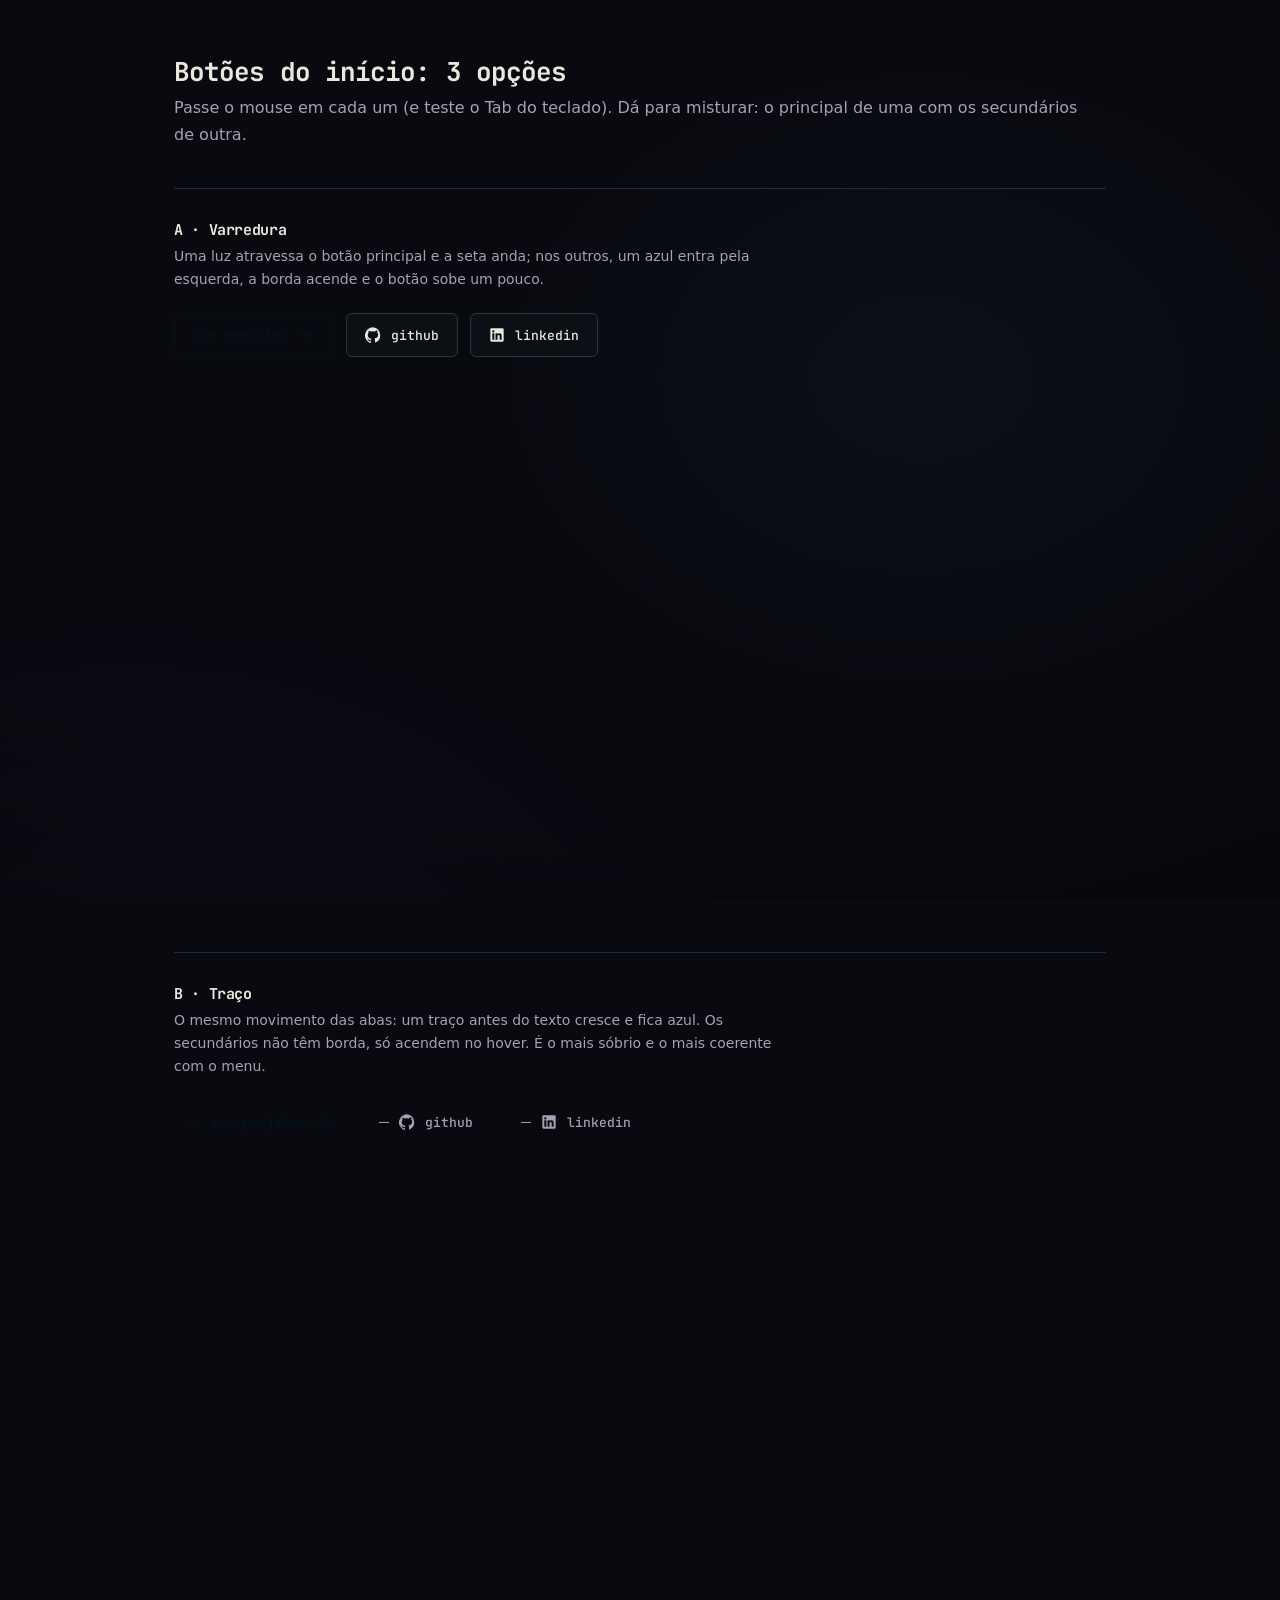
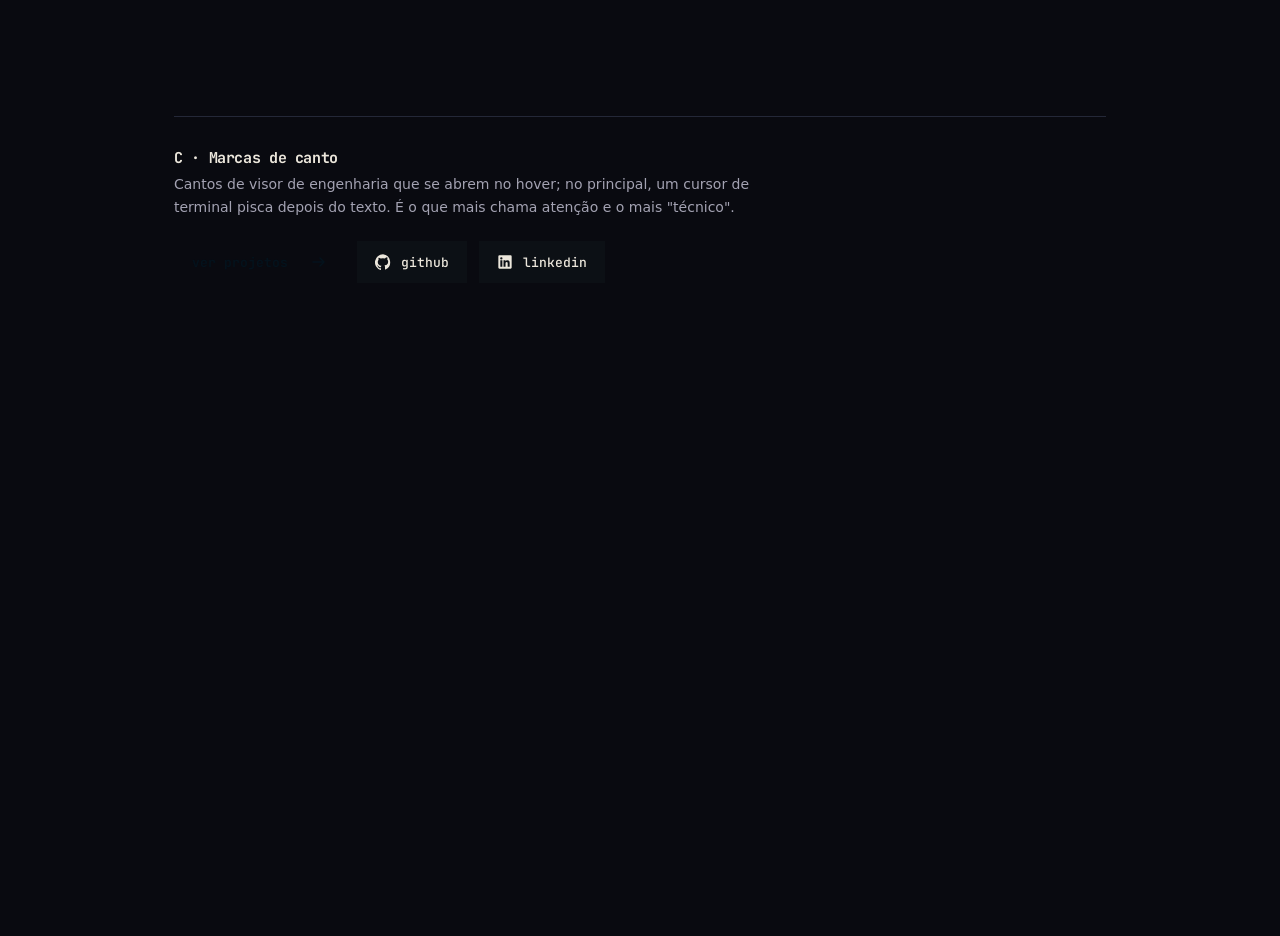
<file: docs/referencias/botoes.html>
<!doctype html>
<html lang="pt-BR">
<head>
<meta charset="utf-8">
<meta name="viewport" content="width=device-width, initial-scale=1">
<title>Botões: 3 opções</title>
<link href="https://fonts.googleapis.com/css2?family=Inter:wght@400;500;600;700&family=JetBrains+Mono:wght@400;500;700&display=swap" rel="stylesheet">
<link rel="stylesheet" href="../../css/style.css">
<style>
  /* Página de comparação da etapa 3 (não vai para o site): passe o mouse e use o Tab em cada opção */
  .vitrine { position: relative; z-index: 1; max-width: 980px; margin: 0 auto; padding: 56px 24px }
  .vitrine h1 { font: 700 26px/1.2 "JetBrains Mono", monospace; margin: 0 0 8px }
  .vitrine > p { color: var(--apagado); margin: 0 0 40px }
  .opcao { padding: 32px 0; border-top: 1px solid var(--linha) }
  .opcao + .opcao { margin-top: 0 }
  .opcao h2 { font: 700 15px/1.2 "JetBrains Mono", monospace; margin: 0 0 6px; color: var(--cor) }
  .opcao p { color: var(--apagado); font-size: 14px; margin: 0 0 22px; max-width: 70ch }
  .fila { display: flex; gap: 12px; flex-wrap: wrap }
  .b { position: relative; display: inline-flex; align-items: center; gap: 10px; font: 500 13px/1 "JetBrains Mono", monospace; padding: 13px 18px;
    color: var(--texto); text-decoration: none; cursor: pointer; isolation: isolate }
  .b svg { width: 16px; height: 16px; fill: currentColor; flex: none }
  .b .seta { fill: none; stroke: currentColor; stroke-width: 1.6; stroke-linecap: round; stroke-linejoin: round; transition: transform .45s var(--suave) }
  .b--cheio { font-weight: 700; color: #04121c }

  /* ---------- A · Varredura ---------- */
  .a { border-radius: 6px; border: 1px solid #2c3540; background: rgba(15, 20, 25, .6); overflow: hidden;
    transition: border-color .5s var(--suave), color .5s var(--suave), transform .5s var(--suave), box-shadow .5s var(--suave) }
  .a::before { content: ""; position: absolute; inset: 0; z-index: -1; transform: translateX(-101%);
    background: linear-gradient(90deg, rgba(var(--cor-rgb), 0), rgba(var(--cor-rgb), .16)); transition: transform .6s var(--suave) }
  .a:hover, .a:focus-visible { border-color: rgba(var(--cor-rgb), .6); transform: translateY(-2px); box-shadow: 0 12px 28px -16px rgba(var(--cor-rgb), .5) }
  .a:hover::before, .a:focus-visible::before { transform: none }
  .a:hover svg:not(.seta) { color: var(--cor) }
  .a.b--cheio { background: var(--cor); border-color: var(--cor) }
  /* No cheio, um brilho branco atravessa o botão */
  .a.b--cheio::before { transform: translateX(-120%) skewX(-20deg); background: linear-gradient(90deg, transparent, rgba(255, 255, 255, .55), transparent); width: 60% }
  .a.b--cheio:hover::before { transform: translateX(260%) skewX(-20deg); transition: transform .9s var(--suave) }
  .a.b--cheio:hover .seta { transform: translateX(4px) }

  /* ---------- B · Traço (o mesmo movimento das abas) ---------- */
  .bb { border-radius: 6px; padding-left: 16px; transition: color .4s var(--suave), background-color .4s var(--suave) }
  .bb::before { content: ""; width: 10px; height: 1px; background: currentColor; transition: width .45s var(--suave), background-color .45s var(--suave) }
  .bb:hover::before, .bb:focus-visible::before { width: 26px; background: var(--cor) }
  .bb:not(.b--cheio) { color: var(--apagado); border: 1px solid transparent }
  .bb:not(.b--cheio):hover, .bb:not(.b--cheio):focus-visible { color: var(--texto); background: rgba(var(--cor-rgb), .06) }
  .bb:not(.b--cheio):hover svg { color: var(--cor) }
  .bb.b--cheio { background: var(--cor) }
  .bb.b--cheio::before { background: #04121c }
  .bb.b--cheio:hover { background: #8fd3ff }
  .bb.b--cheio:hover::before { background: #04121c }
  .bb.b--cheio:hover .seta { transform: translateX(4px) }

  /* ---------- C · Marcas de canto (visor de engenharia) ---------- */
  .c { border: 1px solid rgba(var(--cor-rgb), .14); background: rgba(15, 20, 25, .6); transition: border-color .45s var(--suave), color .45s var(--suave) }
  .c i { position: absolute; width: 7px; height: 7px; border: 0 solid var(--cor); transition: transform .45s var(--suave), opacity .45s var(--suave); opacity: .7 }
  .c i:nth-of-type(1) { top: -1px; left: -1px; border-width: 1.5px 0 0 1.5px }
  .c i:nth-of-type(2) { top: -1px; right: -1px; border-width: 1.5px 1.5px 0 0 }
  .c i:nth-of-type(3) { bottom: -1px; left: -1px; border-width: 0 0 1.5px 1.5px }
  .c i:nth-of-type(4) { bottom: -1px; right: -1px; border-width: 0 1.5px 1.5px 0 }
  .c:hover i, .c:focus-visible i { opacity: 1 }
  .c:hover i:nth-of-type(1), .c:focus-visible i:nth-of-type(1) { transform: translate(-4px, -4px) }
  .c:hover i:nth-of-type(2), .c:focus-visible i:nth-of-type(2) { transform: translate(4px, -4px) }
  .c:hover i:nth-of-type(3), .c:focus-visible i:nth-of-type(3) { transform: translate(-4px, 4px) }
  .c:hover i:nth-of-type(4), .c:focus-visible i:nth-of-type(4) { transform: translate(4px, 4px) }
  .c:hover { border-color: rgba(var(--cor-rgb), .35) }
  .c:hover svg:not(.seta) { color: var(--cor) }
  .c.b--cheio { background: var(--cor); border-color: var(--cor) }
  .c.b--cheio:hover .seta { transform: translateX(4px) }
  /* O cursor de terminal que pisca depois do texto do botão principal */
  .c .cursor { width: 7px; height: 13px; background: currentColor; opacity: 0; margin-left: -4px }
  .c:hover .cursor, .c:focus-visible .cursor { animation: piscar 1s steps(1) infinite }
  @keyframes piscar { 0%, 49% { opacity: 1 } 50%, 100% { opacity: 0 } }
</style>
</head>
<body>
<main class="vitrine">
  <h1>Botões do início: 3 opções</h1>
  <p>Passe o mouse em cada um (e teste o Tab do teclado). Dá para misturar: o principal de uma com os secundários de outra.</p>

  <section class="opcao">
    <h2>A · Varredura</h2>
    <p>Uma luz atravessa o botão principal e a seta anda; nos outros, um azul entra pela esquerda, a borda acende e o botão sobe um pouco.</p>
    <div class="fila">
      <a class="b a b--cheio" href="#">ver projetos <svg class="seta" viewBox="0 0 16 16"><path d="M2 8h11M9 4l4 4-4 4"/></svg></a>
      <a class="b a" href="#"><svg viewBox="0 0 24 24"><path d="M12 .5a12 12 0 0 0-3.8 23.4c.6.1.8-.3.8-.6v-2c-3.3.7-4-1.6-4-1.6-.6-1.4-1.4-1.8-1.4-1.8-1-.7.1-.7.1-.7 1.2.1 1.8 1.2 1.8 1.2 1 1.8 2.8 1.3 3.5 1 0-.8.4-1.3.7-1.6-2.7-.3-5.5-1.3-5.5-6 0-1.2.5-2.3 1.3-3.1-.2-.4-.6-1.6 0-3.2 0 0 1-.3 3.3 1.2a11.5 11.5 0 0 1 6 0C17.3 4.7 18.3 5 18.3 5c.6 1.6.2 2.8.1 3.2.8.8 1.3 1.9 1.3 3.1 0 4.6-2.8 5.6-5.5 5.9.4.4.8 1.1.8 2.2v3.3c0 .3.2.7.8.6A12 12 0 0 0 12 .5Z"/></svg>github</a>
      <a class="b a" href="#"><svg viewBox="0 0 24 24"><path d="M20.4 2H3.6A1.6 1.6 0 0 0 2 3.6v16.8A1.6 1.6 0 0 0 3.6 22h16.8a1.6 1.6 0 0 0 1.6-1.6V3.6A1.6 1.6 0 0 0 20.4 2ZM8 19H5V9.5h3V19ZM6.5 8.2a1.7 1.7 0 1 1 0-3.5 1.7 1.7 0 0 1 0 3.5ZM19 19h-3v-4.6c0-1.1 0-2.5-1.5-2.5S12.8 13 12.8 14.3V19h-3V9.5h2.9v1.3a3.2 3.2 0 0 1 2.8-1.6c3 0 3.5 2 3.5 4.5V19Z"/></svg>linkedin</a>
    </div>
  </section>

  <section class="opcao">
    <h2>B · Traço</h2>
    <p>O mesmo movimento das abas: um traço antes do texto cresce e fica azul. Os secundários não têm borda, só acendem no hover. É o mais sóbrio e o mais coerente com o menu.</p>
    <div class="fila">
      <a class="b bb b--cheio" href="#">ver projetos <svg class="seta" viewBox="0 0 16 16"><path d="M2 8h11M9 4l4 4-4 4"/></svg></a>
      <a class="b bb" href="#"><svg viewBox="0 0 24 24"><path d="M12 .5a12 12 0 0 0-3.8 23.4c.6.1.8-.3.8-.6v-2c-3.3.7-4-1.6-4-1.6-.6-1.4-1.4-1.8-1.4-1.8-1-.7.1-.7.1-.7 1.2.1 1.8 1.2 1.8 1.2 1 1.8 2.8 1.3 3.5 1 0-.8.4-1.3.7-1.6-2.7-.3-5.5-1.3-5.5-6 0-1.2.5-2.3 1.3-3.1-.2-.4-.6-1.6 0-3.2 0 0 1-.3 3.3 1.2a11.5 11.5 0 0 1 6 0C17.3 4.7 18.3 5 18.3 5c.6 1.6.2 2.8.1 3.2.8.8 1.3 1.9 1.3 3.1 0 4.6-2.8 5.6-5.5 5.9.4.4.8 1.1.8 2.2v3.3c0 .3.2.7.8.6A12 12 0 0 0 12 .5Z"/></svg>github</a>
      <a class="b bb" href="#"><svg viewBox="0 0 24 24"><path d="M20.4 2H3.6A1.6 1.6 0 0 0 2 3.6v16.8A1.6 1.6 0 0 0 3.6 22h16.8a1.6 1.6 0 0 0 1.6-1.6V3.6A1.6 1.6 0 0 0 20.4 2ZM8 19H5V9.5h3V19ZM6.5 8.2a1.7 1.7 0 1 1 0-3.5 1.7 1.7 0 0 1 0 3.5ZM19 19h-3v-4.6c0-1.1 0-2.5-1.5-2.5S12.8 13 12.8 14.3V19h-3V9.5h2.9v1.3a3.2 3.2 0 0 1 2.8-1.6c3 0 3.5 2 3.5 4.5V19Z"/></svg>linkedin</a>
    </div>
  </section>

  <section class="opcao">
    <h2>C · Marcas de canto</h2>
    <p>Cantos de visor de engenharia que se abrem no hover; no principal, um cursor de terminal pisca depois do texto. É o que mais chama atenção e o mais "técnico".</p>
    <div class="fila">
      <a class="b c b--cheio" href="#"><i></i><i></i><i></i><i></i>ver projetos<span class="cursor"></span> <svg class="seta" viewBox="0 0 16 16"><path d="M2 8h11M9 4l4 4-4 4"/></svg></a>
      <a class="b c" href="#"><i></i><i></i><i></i><i></i><svg viewBox="0 0 24 24"><path d="M12 .5a12 12 0 0 0-3.8 23.4c.6.1.8-.3.8-.6v-2c-3.3.7-4-1.6-4-1.6-.6-1.4-1.4-1.8-1.4-1.8-1-.7.1-.7.1-.7 1.2.1 1.8 1.2 1.8 1.2 1 1.8 2.8 1.3 3.5 1 0-.8.4-1.3.7-1.6-2.7-.3-5.5-1.3-5.5-6 0-1.2.5-2.3 1.3-3.1-.2-.4-.6-1.6 0-3.2 0 0 1-.3 3.3 1.2a11.5 11.5 0 0 1 6 0C17.3 4.7 18.3 5 18.3 5c.6 1.6.2 2.8.1 3.2.8.8 1.3 1.9 1.3 3.1 0 4.6-2.8 5.6-5.5 5.9.4.4.8 1.1.8 2.2v3.3c0 .3.2.7.8.6A12 12 0 0 0 12 .5Z"/></svg>github</a>
      <a class="b c" href="#"><i></i><i></i><i></i><i></i><svg viewBox="0 0 24 24"><path d="M20.4 2H3.6A1.6 1.6 0 0 0 2 3.6v16.8A1.6 1.6 0 0 0 3.6 22h16.8a1.6 1.6 0 0 0 1.6-1.6V3.6A1.6 1.6 0 0 0 20.4 2ZM8 19H5V9.5h3V19ZM6.5 8.2a1.7 1.7 0 1 1 0-3.5 1.7 1.7 0 0 1 0 3.5ZM19 19h-3v-4.6c0-1.1 0-2.5-1.5-2.5S12.8 13 12.8 14.3V19h-3V9.5h2.9v1.3a3.2 3.2 0 0 1 2.8-1.6c3 0 3.5 2 3.5 4.5V19Z"/></svg>linkedin</a>
    </div>
  </section>
</main>
</body>
</html>
</file>
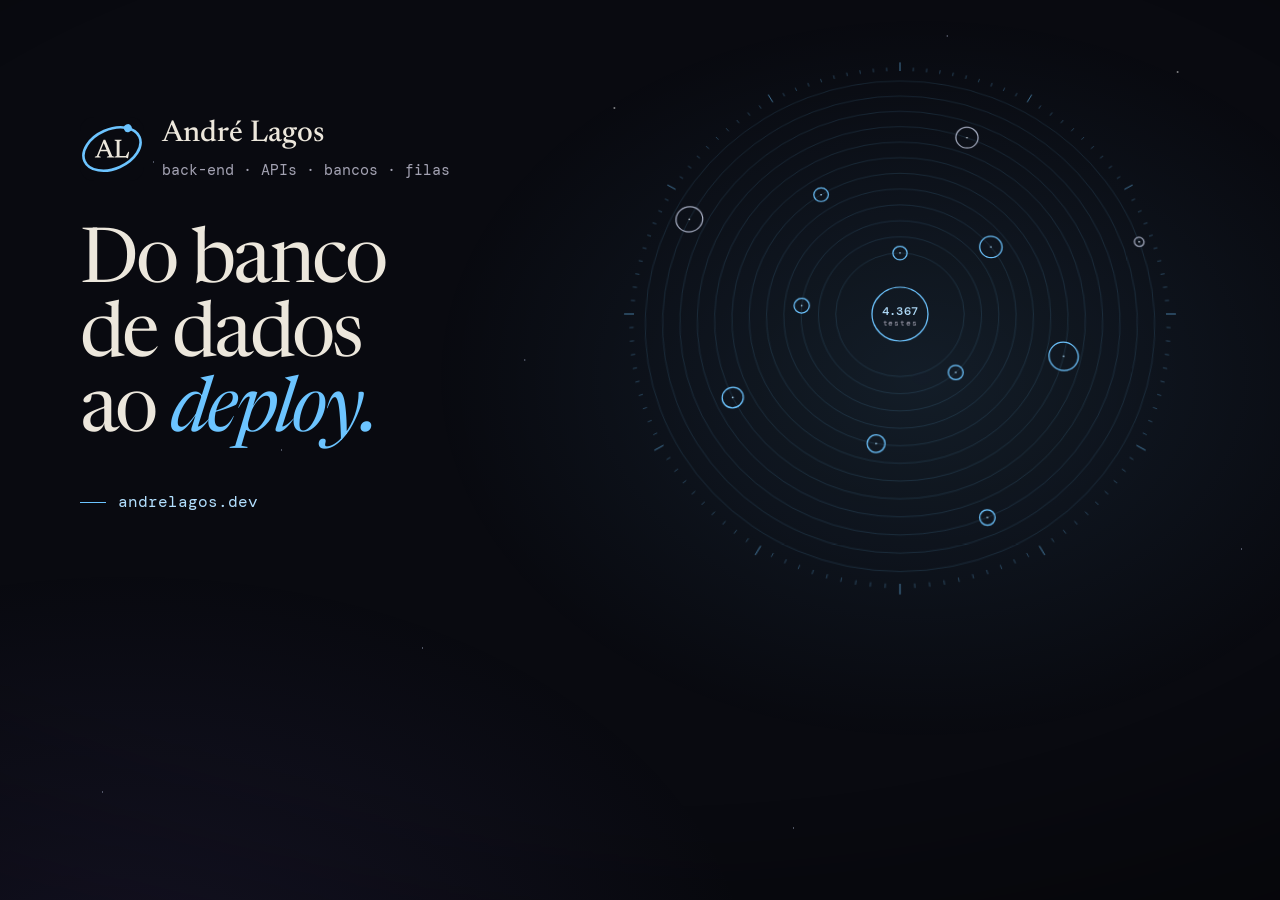
<file: docs/referencias/capa.html>
<!doctype html>
<html lang="pt-BR">
<head>
<meta charset="utf-8">
<title>Capa de compartilhamento</title>
<!-- Fonte da assets/destaques/portfolio.png (og:image, 1200x627). Para refazer, de qualquer pasta:
     chrome --headless --hide-scrollbars --force-prefers-reduced-motion --window-size=1200,627 \
       --screenshot=assets/destaques/portfolio.png docs/referencias/capa.html
     O planetário é uma cópia do que o main.js desenha no início com "reduzir movimento" (posições paradas). -->
<link href="https://fonts.googleapis.com/css2?family=Instrument+Sans:wght@400;500&family=DM+Mono:wght@400;500&family=Newsreader:ital,opsz,wght@0,6..72,400;1,6..72,400&display=swap" rel="stylesheet">
<link rel="stylesheet" href="../../css/style.css">
<style>
  html, body { width: 1200px; height: 627px; overflow: hidden }
  /* A névoa forte, que no site só aparece no início */
  html { --nevoa: 1 }
  .capa { position: relative; z-index: 1; height: 100%; display: grid; grid-template-columns: 540px 1fr; align-items: center; padding: 0 0 0 80px }
  .capa__marca { display: flex; align-items: center; gap: 18px }
  .capa__logo { width: 64px; height: 64px; display: block }
  .capa__nome { font: 500 30px/1 var(--serifa); margin: 0 }
  .capa__papel { font: 400 15px/1 var(--mono); color: var(--apagado); margin: 14px 0 0 }
  .capa__frase { font: 400 76px/.98 var(--serifa); letter-spacing: -.035em; margin: 46px 0 0 }
  .capa__frase em { color: var(--destaque) }
  .capa__site { display: flex; align-items: center; gap: 12px; font: 400 16px/1 var(--mono); color: var(--destaque-claro); margin: 44px 0 0 }
  .capa__site::before { content: ""; width: 26px; height: 1px; background: var(--destaque) }
  .capa__ceu { width: 560px; height: 560px; margin-left: 0; perspective: 1400px }
  .capa .planetario__svg { transform: rotateX(16deg) }
  /* Estrelas paradas no fundo (no site, o canvas) */
  body::after { content: ""; position: fixed; inset: 0; z-index: 0; pointer-events: none; opacity: .7;
    background-image: radial-gradient(1px 1px at 12% 18%, #d6e0ff, transparent), radial-gradient(1px 1px at 33% 72%, #d6e0ff, transparent),
      radial-gradient(1.4px 1.4px at 48% 12%, #fff, transparent), radial-gradient(1px 1px at 8% 88%, #d6e0ff, transparent),
      radial-gradient(1px 1px at 62% 92%, #d6e0ff, transparent), radial-gradient(1.4px 1.4px at 92% 8%, #fff, transparent),
      radial-gradient(1px 1px at 41% 40%, #d6e0ff, transparent), radial-gradient(1px 1px at 97% 61%, #d6e0ff, transparent),
      radial-gradient(1px 1px at 22% 50%, #d6e0ff, transparent), radial-gradient(1px 1px at 74% 4%, #d6e0ff, transparent) }
</style>
</head>
<body>
  <main class="capa">
    <div>
      <div class="capa__marca">
        <img class="capa__logo" src="../../assets/marca/logo.svg" alt="">
        <div>
          <p class="capa__nome">André Lagos</p>
          <p class="capa__papel">back-end · APIs · bancos · filas</p>
        </div>
      </div>
      <p class="capa__frase">Do banco<br>de dados<br>ao <em>deploy.</em></p>
      <p class="capa__site">andrelagos.dev</p>
    </div>
    <div class="capa__ceu" aria-hidden="true">
    <svg class="planetario__svg" viewBox="-340 -340 680 680"><g class="escala"><line x1="323.0" y1="0.0" x2="335.0" y2="0.0" class="maior"></line><line x1="322.6" y1="16.9" x2="327.6" y2="17.2" class=""></line><line x1="321.2" y1="33.8" x2="326.2" y2="34.3" class=""></line><line x1="319.0" y1="50.5" x2="324.0" y2="51.3" class=""></line><line x1="315.9" y1="67.2" x2="320.8" y2="68.2" class=""></line><line x1="312.0" y1="83.6" x2="316.8" y2="84.9" class=""></line><line x1="307.2" y1="99.8" x2="311.9" y2="101.4" class=""></line><line x1="301.5" y1="115.8" x2="306.2" y2="117.5" class=""></line><line x1="295.1" y1="131.4" x2="299.6" y2="133.4" class=""></line><line x1="287.8" y1="146.6" x2="292.3" y2="148.9" class=""></line><line x1="279.7" y1="161.5" x2="290.1" y2="167.5" class="maior"></line><line x1="270.9" y1="175.9" x2="275.1" y2="178.6" class=""></line><line x1="261.3" y1="189.9" x2="265.4" y2="192.8" class=""></line><line x1="251.0" y1="203.3" x2="254.9" y2="206.4" class=""></line><line x1="240.0" y1="216.1" x2="243.8" y2="219.5" class=""></line><line x1="228.4" y1="228.4" x2="231.9" y2="231.9" class=""></line><line x1="216.1" y1="240.0" x2="219.5" y2="243.8" class=""></line><line x1="203.3" y1="251.0" x2="206.4" y2="254.9" class=""></line><line x1="189.9" y1="261.3" x2="192.8" y2="265.4" class=""></line><line x1="175.9" y1="270.9" x2="178.6" y2="275.1" class=""></line><line x1="161.5" y1="279.7" x2="167.5" y2="290.1" class="maior"></line><line x1="146.6" y1="287.8" x2="148.9" y2="292.3" class=""></line><line x1="131.4" y1="295.1" x2="133.4" y2="299.6" class=""></line><line x1="115.8" y1="301.5" x2="117.5" y2="306.2" class=""></line><line x1="99.8" y1="307.2" x2="101.4" y2="311.9" class=""></line><line x1="83.6" y1="312.0" x2="84.9" y2="316.8" class=""></line><line x1="67.2" y1="315.9" x2="68.2" y2="320.8" class=""></line><line x1="50.5" y1="319.0" x2="51.3" y2="324.0" class=""></line><line x1="33.8" y1="321.2" x2="34.3" y2="326.2" class=""></line><line x1="16.9" y1="322.6" x2="17.2" y2="327.6" class=""></line><line x1="0.0" y1="323.0" x2="0.0" y2="335.0" class="maior"></line><line x1="-16.9" y1="322.6" x2="-17.2" y2="327.6" class=""></line><line x1="-33.8" y1="321.2" x2="-34.3" y2="326.2" class=""></line><line x1="-50.5" y1="319.0" x2="-51.3" y2="324.0" class=""></line><line x1="-67.2" y1="315.9" x2="-68.2" y2="320.8" class=""></line><line x1="-83.6" y1="312.0" x2="-84.9" y2="316.8" class=""></line><line x1="-99.8" y1="307.2" x2="-101.4" y2="311.9" class=""></line><line x1="-115.8" y1="301.5" x2="-117.5" y2="306.2" class=""></line><line x1="-131.4" y1="295.1" x2="-133.4" y2="299.6" class=""></line><line x1="-146.6" y1="287.8" x2="-148.9" y2="292.3" class=""></line><line x1="-161.5" y1="279.7" x2="-167.5" y2="290.1" class="maior"></line><line x1="-175.9" y1="270.9" x2="-178.6" y2="275.1" class=""></line><line x1="-189.9" y1="261.3" x2="-192.8" y2="265.4" class=""></line><line x1="-203.3" y1="251.0" x2="-206.4" y2="254.9" class=""></line><line x1="-216.1" y1="240.0" x2="-219.5" y2="243.8" class=""></line><line x1="-228.4" y1="228.4" x2="-231.9" y2="231.9" class=""></line><line x1="-240.0" y1="216.1" x2="-243.8" y2="219.5" class=""></line><line x1="-251.0" y1="203.3" x2="-254.9" y2="206.4" class=""></line><line x1="-261.3" y1="189.9" x2="-265.4" y2="192.8" class=""></line><line x1="-270.9" y1="175.9" x2="-275.1" y2="178.6" class=""></line><line x1="-279.7" y1="161.5" x2="-290.1" y2="167.5" class="maior"></line><line x1="-287.8" y1="146.6" x2="-292.3" y2="148.9" class=""></line><line x1="-295.1" y1="131.4" x2="-299.6" y2="133.4" class=""></line><line x1="-301.5" y1="115.8" x2="-306.2" y2="117.5" class=""></line><line x1="-307.2" y1="99.8" x2="-311.9" y2="101.4" class=""></line><line x1="-312.0" y1="83.6" x2="-316.8" y2="84.9" class=""></line><line x1="-315.9" y1="67.2" x2="-320.8" y2="68.2" class=""></line><line x1="-319.0" y1="50.5" x2="-324.0" y2="51.3" class=""></line><line x1="-321.2" y1="33.8" x2="-326.2" y2="34.3" class=""></line><line x1="-322.6" y1="16.9" x2="-327.6" y2="17.2" class=""></line><line x1="-323.0" y1="0.0" x2="-335.0" y2="0.0" class="maior"></line><line x1="-322.6" y1="-16.9" x2="-327.6" y2="-17.2" class=""></line><line x1="-321.2" y1="-33.8" x2="-326.2" y2="-34.3" class=""></line><line x1="-319.0" y1="-50.5" x2="-324.0" y2="-51.3" class=""></line><line x1="-315.9" y1="-67.2" x2="-320.8" y2="-68.2" class=""></line><line x1="-312.0" y1="-83.6" x2="-316.8" y2="-84.9" class=""></line><line x1="-307.2" y1="-99.8" x2="-311.9" y2="-101.4" class=""></line><line x1="-301.5" y1="-115.8" x2="-306.2" y2="-117.5" class=""></line><line x1="-295.1" y1="-131.4" x2="-299.6" y2="-133.4" class=""></line><line x1="-287.8" y1="-146.6" x2="-292.3" y2="-148.9" class=""></line><line x1="-279.7" y1="-161.5" x2="-290.1" y2="-167.5" class="maior"></line><line x1="-270.9" y1="-175.9" x2="-275.1" y2="-178.6" class=""></line><line x1="-261.3" y1="-189.9" x2="-265.4" y2="-192.8" class=""></line><line x1="-251.0" y1="-203.3" x2="-254.9" y2="-206.4" class=""></line><line x1="-240.0" y1="-216.1" x2="-243.8" y2="-219.5" class=""></line><line x1="-228.4" y1="-228.4" x2="-231.9" y2="-231.9" class=""></line><line x1="-216.1" y1="-240.0" x2="-219.5" y2="-243.8" class=""></line><line x1="-203.3" y1="-251.0" x2="-206.4" y2="-254.9" class=""></line><line x1="-189.9" y1="-261.3" x2="-192.8" y2="-265.4" class=""></line><line x1="-175.9" y1="-270.9" x2="-178.6" y2="-275.1" class=""></line><line x1="-161.5" y1="-279.7" x2="-167.5" y2="-290.1" class="maior"></line><line x1="-146.6" y1="-287.8" x2="-148.9" y2="-292.3" class=""></line><line x1="-131.4" y1="-295.1" x2="-133.4" y2="-299.6" class=""></line><line x1="-115.8" y1="-301.5" x2="-117.5" y2="-306.2" class=""></line><line x1="-99.8" y1="-307.2" x2="-101.4" y2="-311.9" class=""></line><line x1="-83.6" y1="-312.0" x2="-84.9" y2="-316.8" class=""></line><line x1="-67.2" y1="-315.9" x2="-68.2" y2="-320.8" class=""></line><line x1="-50.5" y1="-319.0" x2="-51.3" y2="-324.0" class=""></line><line x1="-33.8" y1="-321.2" x2="-34.3" y2="-326.2" class=""></line><line x1="-16.9" y1="-322.6" x2="-17.2" y2="-327.6" class=""></line><line x1="-0.0" y1="-323.0" x2="-0.0" y2="-335.0" class="maior"></line><line x1="16.9" y1="-322.6" x2="17.2" y2="-327.6" class=""></line><line x1="33.8" y1="-321.2" x2="34.3" y2="-326.2" class=""></line><line x1="50.5" y1="-319.0" x2="51.3" y2="-324.0" class=""></line><line x1="67.2" y1="-315.9" x2="68.2" y2="-320.8" class=""></line><line x1="83.6" y1="-312.0" x2="84.9" y2="-316.8" class=""></line><line x1="99.8" y1="-307.2" x2="101.4" y2="-311.9" class=""></line><line x1="115.8" y1="-301.5" x2="117.5" y2="-306.2" class=""></line><line x1="131.4" y1="-295.1" x2="133.4" y2="-299.6" class=""></line><line x1="146.6" y1="-287.8" x2="148.9" y2="-292.3" class=""></line><line x1="161.5" y1="-279.7" x2="167.5" y2="-290.1" class="maior"></line><line x1="175.9" y1="-270.9" x2="178.6" y2="-275.1" class=""></line><line x1="189.9" y1="-261.3" x2="192.8" y2="-265.4" class=""></line><line x1="203.3" y1="-251.0" x2="206.4" y2="-254.9" class=""></line><line x1="216.1" y1="-240.0" x2="219.5" y2="-243.8" class=""></line><line x1="228.4" y1="-228.4" x2="231.9" y2="-231.9" class=""></line><line x1="240.0" y1="-216.1" x2="243.8" y2="-219.5" class=""></line><line x1="251.0" y1="-203.3" x2="254.9" y2="-206.4" class=""></line><line x1="261.3" y1="-189.9" x2="265.4" y2="-192.8" class=""></line><line x1="270.9" y1="-175.9" x2="275.1" y2="-178.6" class=""></line><line x1="279.7" y1="-161.5" x2="290.1" y2="-167.5" class="maior"></line><line x1="287.8" y1="-146.6" x2="292.3" y2="-148.9" class=""></line><line x1="295.1" y1="-131.4" x2="299.6" y2="-133.4" class=""></line><line x1="301.5" y1="-115.8" x2="306.2" y2="-117.5" class=""></line><line x1="307.2" y1="-99.8" x2="311.9" y2="-101.4" class=""></line><line x1="312.0" y1="-83.6" x2="316.8" y2="-84.9" class=""></line><line x1="315.9" y1="-67.2" x2="320.8" y2="-68.2" class=""></line><line x1="319.0" y1="-50.5" x2="324.0" y2="-51.3" class=""></line><line x1="321.2" y1="-33.8" x2="326.2" y2="-34.3" class=""></line><line x1="322.6" y1="-16.9" x2="327.6" y2="-17.2" class=""></line></g><circle class="orbita" r="78" pathLength="1"></circle><circle class="orbita" r="99" pathLength="1"></circle><circle class="orbita" r="120" pathLength="1"></circle><circle class="orbita" r="141" pathLength="1"></circle><circle class="orbita" r="162" pathLength="1"></circle><circle class="orbita" r="183" pathLength="1"></circle><circle class="orbita" r="204" pathLength="1"></circle><circle class="orbita" r="225" pathLength="1"></circle><circle class="orbita" r="246" pathLength="1"></circle><circle class="orbita" r="267" pathLength="1"></circle><circle class="orbita" r="288" pathLength="1"></circle><circle class="orbita" r="309" pathLength="1"></circle><circle class="sol__anel" r="34"></circle><text class="sol__total" x="0" y="-3">4.367</text><text class="sol__rotulo" x="0" y="12">testes</text><g class="corpo corpo--no-ar" transform="translate(0.00 -78.00)"><circle class="corpo__alvo" r="14.724173313271578"></circle><circle class="corpo__anel" r="8.7"></circle><circle class="corpo__ponto" r="1"></circle></g><g class="corpo corpo--no-ar" transform="translate(66.87 73.00)"><circle class="corpo__alvo" r="14.89867405853254"></circle><circle class="corpo__anel" r="8.9"></circle><circle class="corpo__ponto" r="1"></circle></g><g class="corpo corpo--no-ar" transform="translate(-119.54 -10.49)"><circle class="corpo__alvo" r="15.320643754591202"></circle><circle class="corpo__anel" r="9.3"></circle><circle class="corpo__ponto" r="1"></circle></g><g class="corpo corpo--no-ar" transform="translate(111.90 -85.79)"><circle class="corpo__alvo" r="19.808055619818454"></circle><circle class="corpo__anel" r="13.8"></circle><circle class="corpo__ponto" r="1"></circle></g><g class="corpo corpo--no-ar" transform="translate(-28.22 159.52)"><circle class="corpo__alvo" r="16.576407707723828"></circle><circle class="corpo__anel" r="10.6"></circle><circle class="corpo__ponto" r="1"></circle></g><g class="corpo corpo--no-ar" transform="translate(-98.22 -154.41)"><circle class="corpo__alvo" r="15.00602020872705"></circle><circle class="corpo__anel" r="9.0"></circle><circle class="corpo__ponto" r="1"></circle></g><g class="corpo corpo--no-ar" transform="translate(197.01 52.96)"><circle class="corpo__alvo" r="23.601886262557205"></circle><circle class="corpo__anel" r="17.6"></circle><circle class="corpo__ponto" r="1"></circle></g><g class="corpo corpo--no-ar" transform="translate(-199.67 103.71)"><circle class="corpo__alvo" r="18.584625540714352"></circle><circle class="corpo__anel" r="12.6"></circle><circle class="corpo__ponto" r="1"></circle></g><g class="corpo corpo--codigo" transform="translate(84.38 -231.08)"><circle class="corpo__alvo" r="20.042692049603595"></circle><circle class="corpo__anel" r="14.0"></circle><circle class="corpo__ponto" r="1"></circle></g><g class="corpo corpo--no-ar" transform="translate(101.88 246.80)"><circle class="corpo__alvo" r="14.963236022776595"></circle><circle class="corpo__anel" r="9.0"></circle><circle class="corpo__ponto" r="1"></circle></g><g class="corpo corpo--codigo" transform="translate(-260.86 -122.06)"><circle class="corpo__alvo" r="22.497127022606087"></circle><circle class="corpo__anel" r="16.5"></circle><circle class="corpo__ponto" r="1"></circle></g><g class="corpo corpo--codigo" transform="translate(294.83 -92.49)"><circle class="corpo__alvo" r="12"></circle><circle class="corpo__anel" r="5.9"></circle><circle class="corpo__ponto" r="1"></circle></g></svg>
    </div>
  </main>
</body>
</html>
</file>
<file: css/style.css>
/* Portfólio · visual "Planetário": céu noturno, um único destaque azul e as órbitas dos projetos.
   Newsreader nos títulos, Instrument Sans no texto e DM Mono só para números e dados. As cores ficam aqui no topo */
:root {
  --fundo: #090a10;
  --linha: #242838;
  --linha-forte: #343a50;
  --texto: #ece7dc;
  --apagado: #a3a2b2;
  --destaque: #6cc4ff;
  --destaque-claro: #b3e0ff;
  --destaque-rgb: 108, 196, 255;
  --sobre-destaque: #04121c;
  --estrela-rgb: 214, 224, 255;
  --ok: #8fd8ab;
  --erro: #ff8f80;
  --suave: cubic-bezier(.22, 1, .36, 1);
  --serifa: "Newsreader", "Iowan Old Style", Georgia, serif;
  --sans: "Instrument Sans", system-ui, sans-serif;
  --mono: "DM Mono", ui-monospace, "Cascadia Mono", monospace;
  --topo: 72px;
}

* { box-sizing: border-box }
html, body { margin: 0 }
html { scrollbar-color: var(--linha-forte) var(--fundo); background: var(--fundo) }
body { background: var(--fundo); color: var(--texto); font: 16px/1.65 var(--sans); -webkit-font-smoothing: antialiased; caret-color: var(--destaque); overflow-x: hidden }
a { color: inherit }
ul, ol { margin: 0; padding: 0; list-style: none }
h1, h2, h3 { text-wrap: balance }
p { text-wrap: pretty }
.mono { font-family: var(--mono) }
:focus-visible { outline: 2px solid var(--destaque); outline-offset: 3px; border-radius: 4px }
[tabindex="-1"]:focus { outline: none }
::selection { background: rgba(var(--destaque-rgb), .32); color: #fff }
.so-leitor { position: absolute; width: 1px; height: 1px; overflow: hidden; clip-path: inset(50%); white-space: nowrap }

.pular { position: absolute; left: 16px; top: -60px; z-index: 20; background: var(--destaque); color: var(--sobre-destaque); padding: 10px 14px; border-radius: 8px; font-weight: 600; text-decoration: none }
.pular:focus { top: 16px }

/* ---------- céu ----------
   O canvas desenha as estrelas e o rastro do mouse; por baixo, uma névoa quente que só aparece forte
   no início (--nevoa tem transição registrada) e o escurecimento das bordas. */
@property --nevoa { syntax: "<number>"; inherits: true; initial-value: .35 }
html:has(#inicio.aberta) { --nevoa: 1 }
body { transition: --nevoa 1.2s var(--suave) }
body::before { content: ""; position: fixed; inset: 0; z-index: 0; pointer-events: none;
  background:
    radial-gradient(700px 520px at 72% 42%, rgba(var(--destaque-rgb), calc(.10 * var(--nevoa))), transparent 70%),
    radial-gradient(900px 600px at 10% 110%, rgba(110, 90, 190, calc(.12 * var(--nevoa))), transparent 70%),
    radial-gradient(ellipse 120% 90% at 50% 40%, transparent 55%, rgba(0, 0, 0, .6)) }
.ceu { position: fixed; inset: 0; width: 100%; height: 100%; z-index: 0; pointer-events: none }

/* ---------- topo e abas ---------- */
.topo { position: sticky; top: 0; z-index: 10; background: rgba(9, 10, 16, .8); backdrop-filter: blur(14px); -webkit-backdrop-filter: blur(14px); border-bottom: 1px solid var(--linha) }
.topo__dentro { max-width: 1280px; margin: 0 auto; padding: 0 40px; min-height: var(--topo); display: flex; align-items: center; justify-content: space-between; gap: 32px }
.marca { display: flex; align-items: center; gap: 12px; min-width: 0 }
.marca__logo { flex: none; display: block }
.marca__texto { display: flex; flex-direction: column; gap: 6px; min-width: 0 }
.nome { font: 500 23px/1 var(--serifa); letter-spacing: -.01em; text-decoration: none; white-space: nowrap }
.papel { margin: 0; color: var(--apagado); font-size: 12px; white-space: nowrap }

.abas { position: relative; align-self: stretch; display: flex; align-items: stretch; gap: 4px; font-family: var(--sans) }
.abas a { position: relative; display: flex; align-items: center; padding: 0 14px; font-size: 14px; color: var(--apagado); text-decoration: none; white-space: nowrap; transition: color .5s var(--suave) }
/* No hover, um traço fino nasce do centro; na aba ativa, quem marca é o traço azul que viaja (abas__traco) */
.abas a::after { content: ""; position: absolute; left: 14px; right: 14px; bottom: 18px; height: 1px; background: currentColor; opacity: .5; transform: scaleX(0); transition: transform .5s var(--suave), opacity .5s var(--suave) }
.abas a:hover { color: var(--texto) }
.abas a:hover::after { transform: scaleX(1) }
.abas a[aria-current="page"] { color: var(--texto) }
.abas a[aria-current="page"]::after { opacity: 0 }
.abas a:focus-visible { outline-offset: -6px }
/* O traço: estica da aba antiga até a nova e encolhe nela (main.js); a ponta é um pequeno astro */
.abas__traco { position: absolute; bottom: -1px; left: 0; width: 0; height: 2px; pointer-events: none;
  background: linear-gradient(90deg, rgba(var(--destaque-rgb), .15), var(--destaque) 35%, var(--destaque-claro)); border-radius: 2px;
  box-shadow: 0 3px 10px -3px rgba(0, 0, 0, .8) }
.abas__traco i { position: absolute; right: -4px; top: 50%; width: 8px; height: 8px; margin-top: -4px; border-radius: 50%; background: #fff;
  box-shadow: 0 0 0 3px rgba(var(--destaque-rgb), .25), 0 0 14px 2px rgba(var(--destaque-rgb), .8) }
.abas__traco.chegou i { animation: chegar .7s var(--suave) }
@keyframes chegar { 0% { transform: scale(1) } 35% { transform: scale(1.9) } 100% { transform: scale(1) } }

/* ---------- estrutura ---------- */
.layout { position: relative; z-index: 1; max-width: 1280px; margin: 0 auto; padding: 0 40px }
main > section { padding: 72px 0 96px; min-height: calc(100svh - var(--topo) - 64px) }
.js-abas main > section { display: none }
.js-abas main > section.aberta { display: block }
.js-abas main > section.inicio.aberta { display: grid }

h2 { font: 400 clamp(2.6rem, 5vw, 4.4rem)/1 var(--serifa); letter-spacing: -.025em; margin: 0 0 28px }
h2 em, h1 em { font-style: italic; color: var(--destaque) }
.lead { font-size: 18px; color: var(--apagado); max-width: 60ch; margin: 0 0 32px }

/* ---------- início ---------- */
.inicio { grid-template-columns: minmax(0, 5fr) minmax(0, 6fr); grid-template-rows: 1fr auto; align-items: center; gap: 24px 48px; padding-top: 40px }
.inicio__texto { max-width: 600px }
h1 { font: 400 clamp(3.2rem, 6.4vw, 5.8rem)/.96 var(--serifa); letter-spacing: -.035em; margin: 0 0 28px }
.inicio .lead { font-size: 18.5px; color: #c4c1cc; margin-bottom: 36px }

.numeros { display: flex; gap: 0; margin: 0 0 40px; border-top: 1px solid var(--linha); border-bottom: 1px solid var(--linha) }
.numeros > div { flex: 1; padding: 18px 20px 16px 0; display: grid; gap: 4px }
.numeros > div + div { padding-left: 20px; border-left: 1px solid var(--linha) }
.numeros b { font: 400 clamp(2rem, 3.2vw, 2.7rem)/1 var(--mono); letter-spacing: -.04em; color: var(--destaque-claro); font-variant-numeric: tabular-nums }
.numeros small { font-size: 13px; color: var(--apagado) }

.botoes { display: flex; flex-wrap: wrap; gap: 12px }
.botao { display: inline-flex; align-items: center; gap: 10px; font: 500 14px/1 var(--sans); padding: 14px 20px; border-radius: 99px; color: var(--texto); background: rgba(255, 255, 255, .02);
  border: 1px solid var(--linha-forte); text-decoration: none; cursor: pointer;
  transition: transform .5s var(--suave), border-color .5s var(--suave), background-color .5s var(--suave), box-shadow .5s var(--suave), color .5s var(--suave), padding .5s var(--suave) }
/* O traço antes do texto, como no portfólio "Sistemas": cresce no hover e fica azul (escuro no botão cheio) */
.botao::before { content: ""; flex: none; width: 10px; height: 1px; background: currentColor; transition: width .5s var(--suave), background-color .5s var(--suave) }
.botao:hover::before, .botao:focus-visible::before { width: 26px; background: var(--destaque) }
/* Os 16 px que o traço ganha saem do espaço à direita: o botão não muda de largura nem empurra o vizinho */
.botao { padding-right: 36px }
.botao:hover, .botao:focus-visible { padding-right: 20px }
.botao--cheio:hover::before, .botao--cheio:focus-visible::before { background: var(--sobre-destaque) }
.botao svg { width: 16px; height: 16px; fill: currentColor; flex: none }
.botao__seta { fill: none !important; stroke: currentColor; stroke-width: 1.6; stroke-linecap: round; stroke-linejoin: round; transition: transform .5s var(--suave) }
.botao:hover { transform: translateY(-2px); border-color: rgba(var(--destaque-rgb), .55); background: rgba(var(--destaque-rgb), .07); box-shadow: 0 12px 24px -16px rgba(0, 0, 0, .9) }
.botao--cheio { background: var(--destaque); border-color: var(--destaque); color: var(--sobre-destaque); font-weight: 600 }
.botao--cheio:hover { background: var(--destaque-claro); border-color: var(--destaque-claro); color: var(--sobre-destaque) }
.botao--cheio:hover .botao__seta { transform: translateX(4px) }
/* Secundários (github, linkedin) invisíveis: no hover sobem, ficam azuis e o contorno aparece (sem fundo) */
.botao:not(.botao--cheio) { background: none; border-color: transparent }
.botao:not(.botao--cheio):hover, .botao:not(.botao--cheio):focus-visible { background: none; border-color: rgba(var(--destaque-rgb), .55); box-shadow: none; color: var(--destaque-claro) }

/* O planetário */
.planetario { margin: 0; position: relative; display: grid; justify-items: center; gap: 10px }
.planetario__ceu { position: relative; width: min(100%, 640px); aspect-ratio: 1; perspective: 1400px }
.planetario__svg { width: 100%; height: 100%; overflow: visible; transform-origin: 50% 50%;
  transform: rotateX(calc(16deg + var(--py, 0) * -6deg)) rotateY(calc(var(--px, 0) * 6deg)); transition: transform 1.2s var(--suave) }
.orbita { fill: none; stroke: rgba(var(--destaque-rgb), .16); stroke-width: 1; transition: stroke .5s var(--suave), stroke-width .5s var(--suave) }
.orbita.acesa { stroke: rgba(var(--destaque-rgb), .7); stroke-width: 1.4 }
.escala line { stroke: rgba(var(--destaque-rgb), .35); stroke-width: 1 }
.escala line.maior { stroke: rgba(var(--destaque-rgb), .7) }
.sol__anel { fill: none; stroke: var(--destaque); stroke-width: 1.5 }
.sol__total { font: 500 15px/1 var(--mono); fill: var(--destaque-claro); text-anchor: middle; dominant-baseline: middle }
.sol__rotulo { font: 400 10px/1 var(--mono); fill: var(--apagado); text-anchor: middle; dominant-baseline: middle; letter-spacing: .08em }
.corpo circle { transition: filter .5s var(--suave) }
.corpo__anel { fill: none; stroke-width: 1.5 }
.corpo--no-ar .corpo__anel { stroke: var(--destaque) }
.corpo--codigo .corpo__anel { stroke: #aab1c6 }
.corpo__ponto { stroke: none }
.corpo--no-ar .corpo__ponto { fill: var(--destaque-claro) }
.corpo--codigo .corpo__ponto { fill: #e6e9f2 }
.corpo:hover .corpo__anel { filter: drop-shadow(0 0 4px rgba(var(--destaque-rgb), .7)) }
.corpo__alvo { fill: transparent; stroke: none !important }
.planetario__dica { position: absolute; left: 0; top: 0; pointer-events: none; padding: 7px 11px; border-radius: 8px; font-size: 12px; white-space: nowrap;
  background: rgba(17, 19, 28, .92); border: 1px solid rgba(var(--destaque-rgb), .4); color: var(--texto); opacity: 0; transform: translate(-50%, -140%);
  transition: opacity .35s var(--suave) }
.planetario__dica.visivel { opacity: 1 }
.planetario__dica b { color: var(--destaque-claro); font-weight: 500 }
.planetario__legenda { font-size: 12px; color: var(--apagado); text-align: center }

/* Faixa do Vigil */
.vigil-faixa { grid-column: 1 / -1; display: flex; align-items: center; gap: 14px; padding: 14px 22px; border: 1px solid var(--linha); border-radius: 99px;
  font-size: 13px; color: var(--apagado); text-decoration: none;
  transition: border-color .5s var(--suave), color .5s var(--suave), transform .5s var(--suave) }
.vigil-faixa:hover { border-color: rgba(var(--destaque-rgb), .4); color: var(--texto); transform: translateY(-2px) }
.vigil-faixa .selo__ponto { flex: none; color: var(--apagado); animation: none }
.vigil-faixa--ok .selo__ponto { color: var(--ok); animation: pulsar 2.2s ease-out infinite }
.vigil-faixa--fora .selo__ponto { color: var(--erro) }
.pulso { flex: 1; height: 26px; min-width: 120px; overflow: visible }
.pulso path { fill: none; stroke-width: 1.5; stroke-linecap: round; stroke-linejoin: round }
.pulso__trilho { stroke: var(--linha-forte) }
.pulso__luz { stroke: var(--destaque); stroke-dasharray: 60 340; animation: correr 2.6s linear infinite }
@keyframes correr { from { stroke-dashoffset: 400 } to { stroke-dashoffset: 0 } }

/* ---------- sobre ---------- */
#sobre.aberta { display: grid; grid-template-columns: minmax(0, 7fr) minmax(0, 4fr); gap: 0 64px; align-content: start }
#sobre h2 { grid-column: 1 / -1 }
.texto p { margin: 0 0 18px; max-width: 66ch; color: #cfcbd4; font-size: 17px }
.texto strong { color: var(--texto); font-weight: 600 }
.cartoes { align-self: start; border-top: 1px solid var(--linha) }
.cartao { padding: 18px 0; border-bottom: 1px solid var(--linha); display: grid; gap: 4px; transition: padding-left .5s var(--suave) }
.cartao small { font-size: 12px; color: var(--destaque) }
.cartao p { margin: 0; font-size: 17px }
.cartao:hover { padding-left: 8px }

/* ---------- formação ---------- */
.linha-tempo { position: relative; max-width: 760px; padding-left: 40px }
.linha-tempo::before { content: ""; position: absolute; left: 6px; top: 8px; bottom: 8px; width: 1px; background: linear-gradient(var(--destaque), rgba(var(--destaque-rgb), .1)); transform-origin: top }
.linha-tempo li { position: relative; padding-bottom: 44px }
.linha-tempo li::before { content: ""; position: absolute; left: -40px; top: 7px; width: 13px; height: 13px; border-radius: 50%; background: var(--fundo); border: 1px solid var(--destaque); box-shadow: 0 0 0 4px var(--fundo) }
.linha-tempo li:first-child::before { background: var(--destaque); box-shadow: 0 0 0 4px var(--fundo) }
.linha-tempo__quando { font-size: 13px; color: var(--destaque) }
.linha-tempo h3 { font: 400 clamp(1.6rem, 3vw, 2.2rem)/1.15 var(--serifa); margin: 6px 0 8px; letter-spacing: -.015em }
.linha-tempo p { margin: 0 0 4px; color: var(--apagado) }

/* ---------- projetos ---------- */
.projetos { display: grid; grid-template-columns: repeat(auto-fill, minmax(330px, 1fr)); gap: 16px }
/* Cards só com borda: sem fundo, também no hover (quem reage é a borda, a subida e o disco).
   O céu não desenha estrelas atrás deles (main.js), para nenhuma passar por cima do texto. */
.projeto { position: relative; display: flex; flex-direction: column; gap: 12px; padding: 24px 24px 20px; border-radius: 16px; border: 1px solid var(--linha);
  transition: transform .5s var(--suave), border-color .5s var(--suave) }
.projeto:hover { transform: translateY(-4px); border-color: rgba(var(--destaque-rgb), .55) }
.projeto__topo { display: flex; align-items: flex-start; gap: 14px }
.projeto h3 { margin: 0; flex: 1; font: 400 26px/1.1 var(--serifa); letter-spacing: -.015em }
.projeto h3 small { display: block; margin-top: 4px; font: 400 13px/1.3 var(--sans); color: var(--apagado); letter-spacing: 0 }
.projeto__link { color: inherit; text-decoration: none; transition: color .5s var(--suave) }
.projeto__link::after { content: ""; position: absolute; inset: 0; border-radius: inherit; z-index: 1 }
.projeto__link:focus-visible { outline: none }
.projeto:has(.projeto__link:focus-visible) { outline: 2px solid var(--destaque); outline-offset: 3px }
.projeto:hover .projeto__link { color: var(--destaque-claro) }
.projeto > p { margin: 0; color: #c2bfca; font-size: 15px; line-height: 1.6 }
.projeto > .projeto__aviso { font-size: 12px; color: var(--apagado) }
/* O disco é um anel como os corpos do planetário: a área é proporcional aos testes do projeto (--d vem do main.js), como no planetário */
.projeto__disco { flex: none; width: 46px; height: 46px; display: grid; place-items: center; position: relative }
.projeto__disco::before { content: ""; width: var(--d, 12px); height: var(--d, 12px); border-radius: 50%; border: 1.5px solid var(--destaque);
  background: radial-gradient(circle, var(--destaque-claro) 1.5px, transparent 2px); transition: transform .6s var(--suave) }
.projeto__disco--codigo::before { border-color: #aab1c6; background: radial-gradient(circle, #e6e9f2 1.5px, transparent 2px) }
.projeto__disco::after { content: ""; position: absolute; inset: 0; border-radius: 50%; border: 1px solid rgba(var(--destaque-rgb), .25); transition: transform .6s var(--suave), border-color .6s var(--suave) }
.projeto:hover .projeto__disco::before { transform: scale(1.12) }
.projeto:hover .projeto__disco::after { transform: scale(1.15); border-color: rgba(var(--destaque-rgb), .6) }
.projeto__meta { margin-top: auto; padding-top: 6px; display: flex; flex-wrap: wrap; align-items: center; gap: 6px; font-size: 12px }
.projeto__meta > span { border: 1px solid var(--linha); border-radius: 99px; padding: 3px 10px; color: var(--apagado); transition: border-color .5s var(--suave), color .5s var(--suave) }
.projeto__meta > span.testes { color: var(--destaque-claro); border-color: rgba(var(--destaque-rgb), .3) }
.projeto:hover .projeto__meta > span { border-color: var(--linha-forte) }
.projeto__github { position: relative; z-index: 2; margin-left: auto; display: grid; place-items: center; width: 32px; height: 32px; border-radius: 50%; color: var(--apagado);
  transition: color .5s var(--suave), background-color .5s var(--suave) }
.projeto__github svg { width: 17px; height: 17px; fill: currentColor }
.projeto__github:hover { color: var(--destaque-claro) }
.selo { position: relative; z-index: 2; align-self: center; display: inline-flex; align-items: center; gap: 7px; font: 500 11.5px/1 var(--mono); color: var(--ok); text-decoration: none; white-space: nowrap }
.selo--fora { color: var(--erro) }
.selo__ponto { width: 7px; height: 7px; border-radius: 50%; background: currentColor; animation: pulsar 2.2s ease-out infinite }
@keyframes pulsar { 0% { box-shadow: 0 0 0 0 currentColor } 70%, 100% { box-shadow: 0 0 0 7px transparent } }

/* ---------- habilidades ---------- */
.habs { display: grid; grid-template-columns: repeat(4, minmax(0, 1fr)); gap: 40px 32px }
.hab { position: relative; padding-top: 20px }
.hab::before { content: ""; position: absolute; left: 0; right: 0; top: 0; height: 1px; background: linear-gradient(90deg, var(--destaque), rgba(var(--destaque-rgb), .08)); transform-origin: left }
.hab__titulo { margin: 0 0 14px; font: 400 26px/1 var(--serifa); letter-spacing: -.01em }
.hab li { display: grid; gap: 2px; padding: 9px 0; border-bottom: 1px solid rgba(36, 40, 56, .7); transition: padding-left .5s var(--suave) }
.hab li:hover { padding-left: 6px }
.hab__nome { font-weight: 500 }
.hab__onde { font-size: 12px; color: var(--apagado) }
.habs__tambem { margin: 40px 0 0; font-size: 13px; color: var(--apagado) }
#habilidades .lead a, .texto a { color: var(--destaque-claro); text-underline-offset: 4px; text-decoration-thickness: 1px }

/* ---------- contato ---------- */
#contato h2 { font-size: clamp(3rem, 7vw, 6rem) }
.email { display: inline-block; font: italic 400 clamp(1.5rem, 4vw, 3rem)/1.2 var(--serifa); color: var(--destaque-claro); text-decoration: none; margin: 0 0 36px;
  background: linear-gradient(currentColor, currentColor) 0 100% / 0 1px no-repeat; transition: background-size .6s var(--suave); overflow-wrap: anywhere }
.email:hover { background-size: 100% 1px }
.copiado { min-height: 1.6em; margin: 18px 0 0; font-size: 13px; color: var(--destaque-claro) }

/* ---------- rodapé ---------- */
.rodape { position: relative; z-index: 1; border-top: 1px solid var(--linha); font-size: 12.5px; font-family: var(--mono) }
.rodape__dentro { max-width: 1280px; margin: 0 auto; padding: 20px 40px; display: flex; flex-wrap: wrap; gap: 8px 28px; align-items: center }
.rodape a { color: var(--apagado); text-decoration: none; transition: color .5s var(--suave) }
.rodape a:hover { color: var(--destaque-claro) }
.rodape small { margin-left: auto; color: var(--apagado); font-size: 11.5px }

/* ---------- entrada das seções ----------
   O conteúdo já está visível por padrão; só com movimento permitido cada bloco sobe, sai do desfoque
   e o título se revela de baixo para cima. Cada aba tem um gesto próprio além disso. */
@media (prefers-reduced-motion: no-preference) {
  .entrando .item { animation: subir .9s var(--suave) both; animation-delay: calc(var(--i, 0) * 85ms) }
  .entrando h2.item, .entrando h1.item { animation-name: revelar; animation-duration: 1.1s }
  .entrando .projeto.item { animation-name: pousar; animation-duration: 1s; animation-delay: calc(120ms + var(--i, 0) * 55ms) }
  .entrando .linha-tempo::before { animation: crescerY 1.4s var(--suave) .3s both }
  .entrando .hab::before { animation: crescerX 1.2s var(--suave) both; animation-delay: calc(200ms + var(--h, 0) * 120ms) }
  .entrando .planetario.item { animation-name: surgir; animation-duration: 1.6s }
}
@keyframes subir { from { opacity: 0; transform: translateY(22px); filter: blur(6px) } }
@keyframes revelar { from { opacity: 0; clip-path: inset(0 0 100% 0); transform: translateY(30px) } to { clip-path: inset(0 0 -20% 0) } }
@keyframes pousar { from { opacity: 0; transform: translateY(40px) scale(.96); filter: blur(8px) } }
@keyframes crescerY { from { transform: scaleY(0) } }
@keyframes crescerX { from { transform: scaleX(0) } }
@keyframes surgir { from { opacity: 0; transform: scale(.86); filter: blur(10px) } }

@media (prefers-reduced-motion: reduce) {
  *, *::before, *::after { animation: none !important; transition-duration: .01ms !important }
  .planetario__svg { transform: rotateX(16deg) }
}

/* ---------- telas menores ---------- */
@media (max-width: 1180px) {
  .papel { display: none }
  .abas a { padding: 0 10px; font-size: 13.5px }
  .abas a::after { left: 10px; right: 10px }
  .habs { grid-template-columns: repeat(2, minmax(0, 1fr)) }
}
@media (max-width: 900px) {
  /* A barra se desfaz (display: contents): o nome rola junto com a página e só as abas ficam presas no topo */
  :root { --topo: 52px }
  .topo, .topo__dentro { display: contents }
  .marca { position: relative; z-index: 1; padding: 24px 16px 6px }
  .abas { position: sticky; top: 0; z-index: 10; overflow-x: auto; scrollbar-width: none; padding: 0 6px; min-height: 52px;
    background: rgba(9, 10, 16, .85); backdrop-filter: blur(14px); -webkit-backdrop-filter: blur(14px); border-bottom: 1px solid var(--linha) }
  .abas::-webkit-scrollbar { display: none }
  .abas a::after { bottom: 14px }
  .layout { padding: 0 16px }
  main > section { padding: 44px 0 72px }
  .inicio { grid-template-columns: minmax(0, 1fr); padding-top: 28px; gap: 28px }
  .planetario__ceu { width: min(100%, 440px) }
  #sobre.aberta { grid-template-columns: minmax(0, 1fr) }
  .cartoes { margin-top: 20px }
  .rodape__dentro { padding: 20px 16px }
  .rodape small { margin-left: 0 }
}
@media (max-width: 560px) {
  h1 { font-size: clamp(2.7rem, 12vw, 3.4rem) }
  .numeros > div { padding-right: 10px }
  .numeros > div + div { padding-left: 12px }
  .numeros small { font-size: 12px }
  .projetos { grid-template-columns: minmax(0, 1fr) }
  .habs { grid-template-columns: minmax(0, 1fr) }
  .vigil-faixa { border-radius: 16px; flex-wrap: wrap }
  .pulso { flex-basis: 100% }
  .botao { padding: 13px 32px 13px 16px }
  .botao:hover, .botao:focus-visible { padding-right: 16px }
}
</file>
